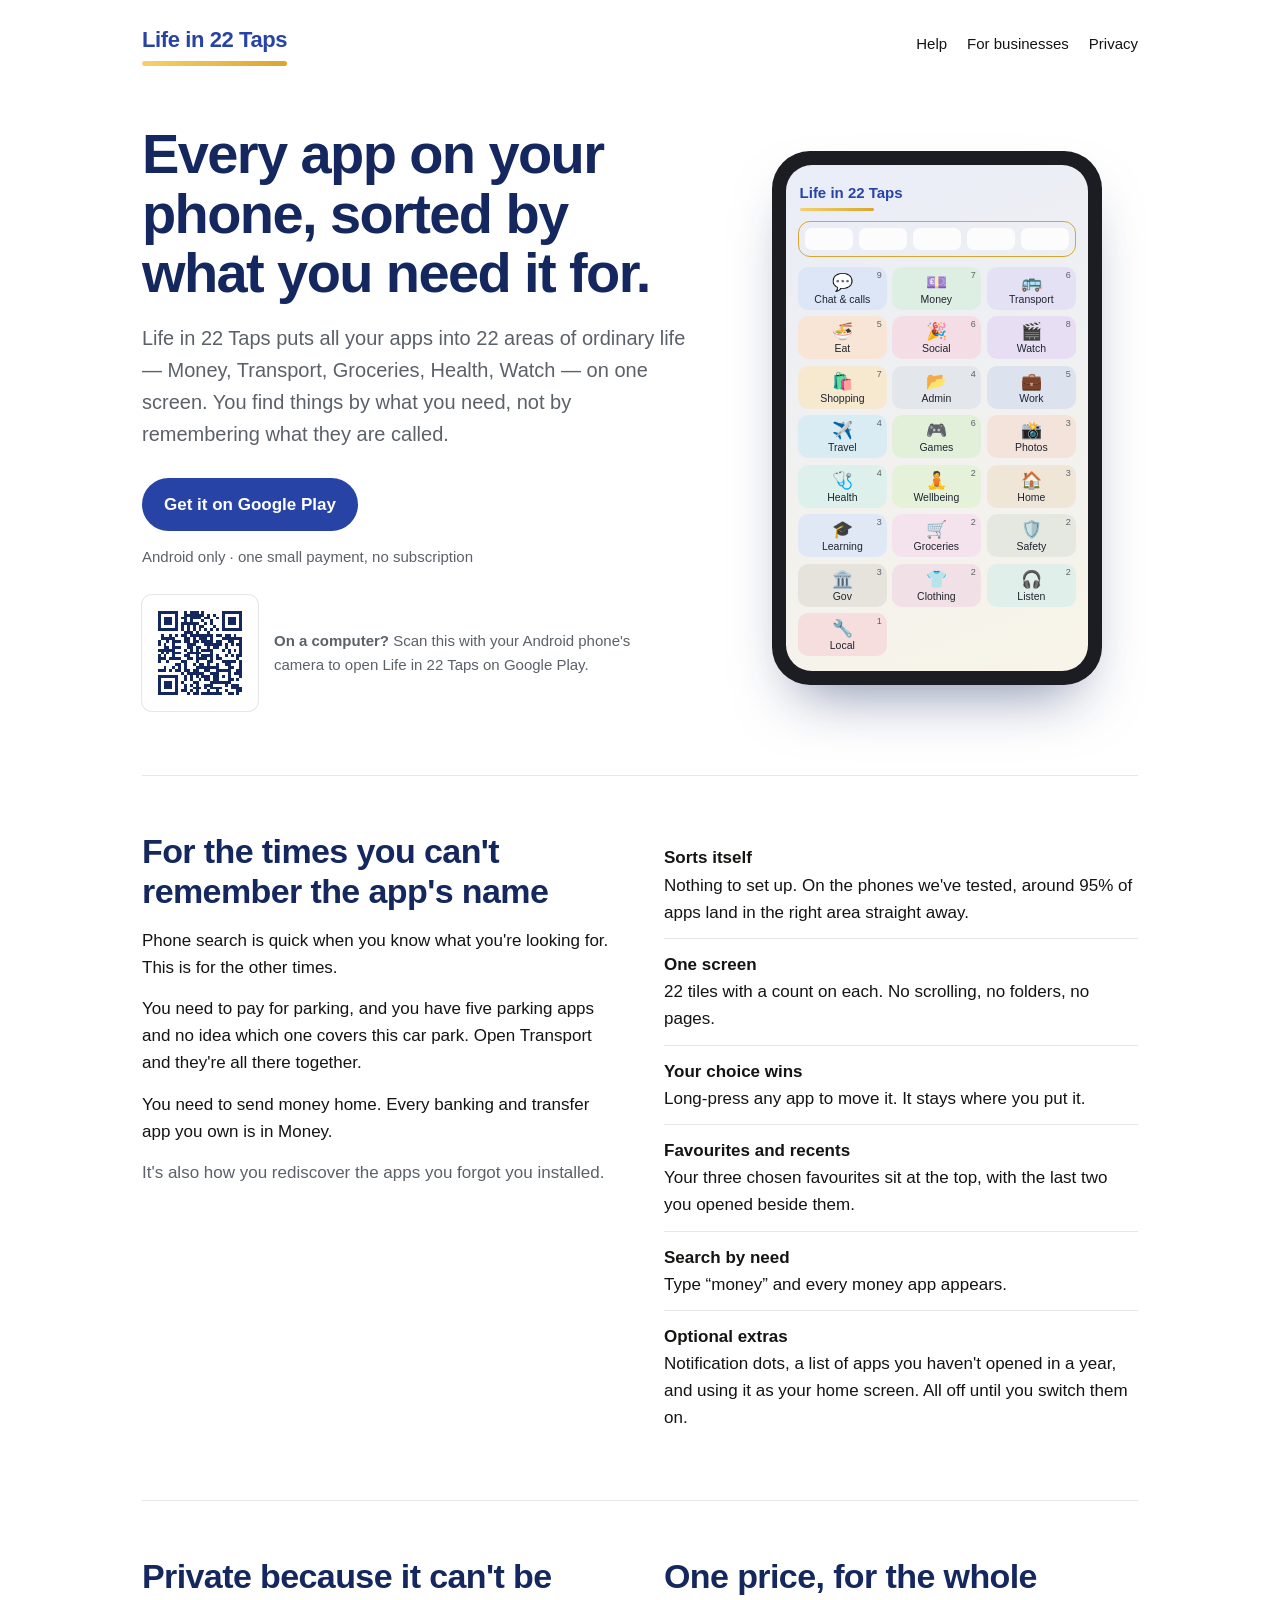
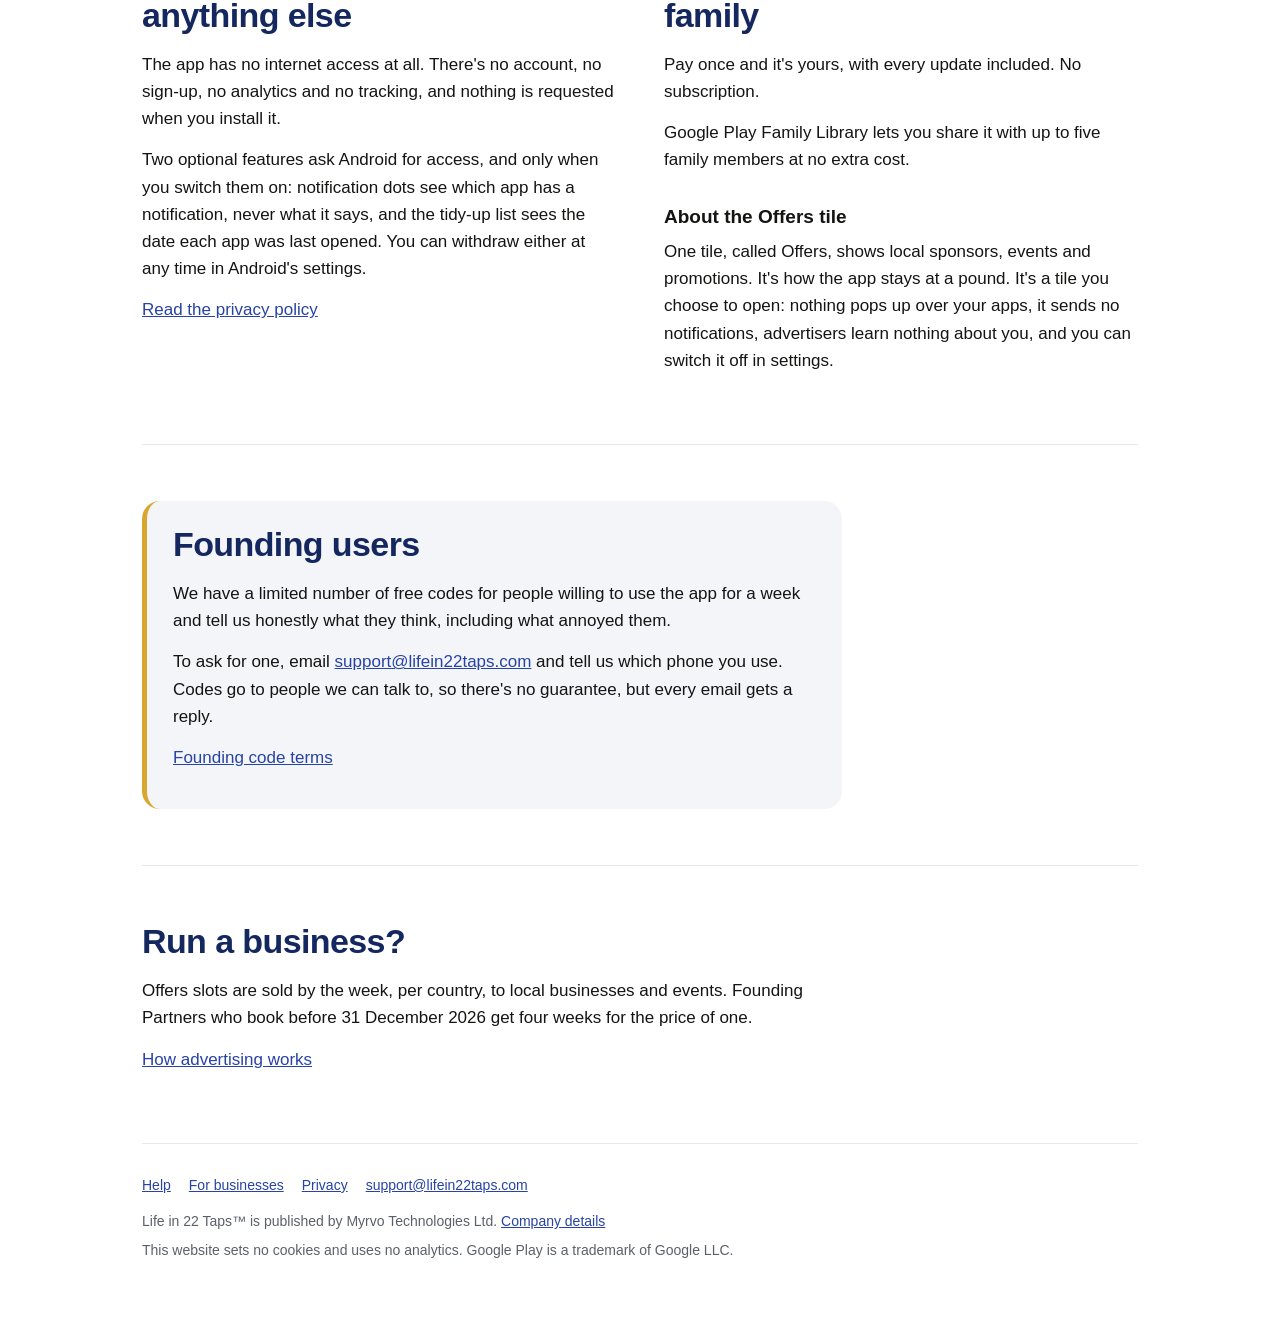
<file: index.html>
<!doctype html>
<html lang="en">
<head>
<meta charset="utf-8">
<meta name="viewport" content="width=device-width, initial-scale=1, viewport-fit=cover">
<title>Life in 22 Taps — every app on your phone, sorted by what you need it for</title>
<meta name="description" content="An Android app that sorts every app on your phone into 22 areas of ordinary life, on one screen. One payment, shared with your family. No account, no tracking.">
<link rel="canonical" href="https://lifein22taps.com/">
<meta property="og:type" content="website">
<meta property="og:site_name" content="Life in 22 Taps">
<meta property="og:title" content="Life in 22 Taps — every app on your phone, sorted by what you need it for">
<meta property="og:description" content="An Android app that sorts every app on your phone into 22 areas of ordinary life, on one screen. One payment, shared with your family. No account, no tracking.">
<meta property="og:url" content="https://lifein22taps.com/">
<meta property="og:image" content="https://lifein22taps.com/og.png">
<meta property="og:image:width" content="1200">
<meta property="og:image:height" content="630">
<meta property="og:locale" content="en_GB">
<meta name="twitter:card" content="summary_large_image">
<meta name="theme-color" content="#2743A6">
<script type="application/ld+json">
{
 "@context": "https://schema.org",
 "@graph": [
  {
   "@type": "Organization",
   "@id": "https://lifein22taps.com/#org",
   "name": "Myrvo Technologies Ltd",
   "url": "https://myrvo.tech",
   "email": "support@lifein22taps.com",
   "identifier": {
    "@type": "PropertyValue",
    "propertyID": "Companies House",
    "value": "17034685"
   }
  },
  {
   "@type": "WebSite",
   "@id": "https://lifein22taps.com/#site",
   "url": "https://lifein22taps.com/",
   "name": "Life in 22 Taps",
   "publisher": {
    "@id": "https://lifein22taps.com/#org"
   },
   "inLanguage": "en-GB"
  }
 ]
}
</script>
<link rel="icon" href="/favicon.svg" type="image/svg+xml">
<link rel="stylesheet" href="/styles.css">
</head>
<body>
<div class="wrap">
  <header class="top">
    <a class="brand" href="/">Life in 22 Taps</a>
    <nav aria-label="Main">
      <a href="/help/">Help</a>
      <a href="/advertise/">For businesses</a>
      <a href="/privacy/">Privacy</a>
    </nav>
  </header>

  <main>
    <div class="hero">
      <div>
        <h1>Every app on your phone, sorted by what you need it for.</h1>
        <p class="lede">Life in 22 Taps puts all your apps into 22 areas of ordinary life —
        Money, Transport, Groceries, Health, Watch — on one screen. You find things by what you
        need, not by remembering what they are called.</p>
        <div class="buy">
          <a class="pill" href="https://play.google.com/store/apps/details?id=com.lifetaps.app">Get it on Google Play</a>
          <span class="note">Android only · one small payment, no subscription</span>
        </div>
        <div class="qr" aria-label="Get it on your phone">
          <svg class="qr-code" role="img" aria-label="QR code that opens Life in 22 Taps on Google Play" xmlns="http://www.w3.org/2000/svg" viewBox="0 0 37 37" shape-rendering="crispEdges"><path fill="#fff" d="M0 0h37v37h-37z"/><path class="qrline" stroke="#14275e" d="M4 4.5h7m2 0h1m1 0h3m1 0h1m6 0h7m-29 1h1m5 0h1m2 0h7m1 0h1m1 0h1m2 0h1m5 0h1m-29 1h1m1 0h3m1 0h1m1 0h2m1 0h4m1 0h2m2 0h1m1 0h1m1 0h3m1 0h1m-29 1h1m1 0h3m1 0h1m2 0h1m1 0h1m3 0h1m2 0h1m3 0h1m1 0h3m1 0h1m-29 1h1m1 0h3m1 0h1m1 0h6m2 0h1m1 0h1m3 0h1m1 0h3m1 0h1m-29 1h1m5 0h1m1 0h1m1 0h1m1 0h1m1 0h2m3 0h1m2 0h1m5 0h1m-29 1h7m1 0h1m1 0h1m1 0h1m1 0h1m1 0h1m1 0h1m1 0h1m1 0h7m-20 1h3m1 0h1m3 0h1m-17 1h1m2 0h1m1 0h1m1 0h2m1 0h8m1 0h2m1 0h2m1 0h1m-26 1h5m3 0h2m1 0h1m1 0h3m1 0h1m3 0h7m-29 1h1m2 0h1m1 0h3m1 0h2m1 0h2m1 0h4m1 0h2m2 0h2m2 0h1m-29 1h1m1 0h1m2 0h1m4 0h3m3 0h6m1 0h1m1 0h1m1 0h2m-27 1h2m1 0h3m2 0h2m1 0h2m2 0h1m1 0h2m2 0h1m4 0h1m-29 1h6m3 0h1m1 0h1m1 0h1m1 0h4m3 0h1m1 0h1m1 0h1m1 0h1m-28 1h1m1 0h1m1 0h3m2 0h5m3 0h1m5 0h1m3 0h1m-29 1h1m1 0h1m2 0h1m3 0h2m2 0h1m1 0h4m1 0h1m2 0h1m1 0h1m1 0h2m-29 1h3m1 0h4m2 0h2m1 0h4m1 0h1m1 0h2m5 0h1m-28 1h1m2 0h1m4 0h2m3 0h1m3 0h2m3 0h5m1 0h1m-23 1h2m1 0h1m2 0h1m1 0h2m1 0h1m2 0h1m2 0h2m3 0h1m-27 1h1m2 0h1m1 0h1m1 0h1m3 0h8m3 0h2m2 0h1m-29 1h3m1 0h1m1 0h2m1 0h2m1 0h2m2 0h2m2 0h5m2 0h2m-21 1h1m1 0h6m2 0h3m3 0h1m1 0h3m-29 1h7m2 0h1m1 0h1m1 0h1m1 0h3m1 0h2m1 0h1m1 0h1m3 0h1m-29 1h1m5 0h1m2 0h1m1 0h1m2 0h1m1 0h2m1 0h2m3 0h2m1 0h1m-28 1h1m1 0h3m1 0h1m1 0h1m3 0h2m4 0h7m-25 1h1m1 0h3m1 0h1m2 0h1m1 0h1m1 0h1m2 0h3m4 0h1m1 0h3m-28 1h1m1 0h3m1 0h1m2 0h1m2 0h3m1 0h1m1 0h4m3 0h4m-29 1h1m5 0h1m1 0h2m1 0h1m1 0h1m3 0h1m2 0h1m2 0h1m3 0h2m-29 1h7m3 0h1m1 0h2m1 0h7m2 0h2m1 0h1"/></svg>
          <p><strong>On a computer?</strong> Scan this with your Android phone's camera to open
          Life in 22 Taps on Google Play.</p>
        </div>
      </div>
      <div class="phone" role="img" aria-label="Illustration of the app: 22 tiles on one screen, each with an emoji, a name and a count of apps">
        <div class="screen" aria-hidden="true">
          <p class="title">Life in 22 Taps</p>
          <div class="favs"><span></span><span></span><span></span><span></span><span></span></div>
          <div class="grid">
          <div class="t" style="background:#DCE6F7;--i:0"><i>9</i><b>💬</b>Chat & calls</div>
          <div class="t" style="background:#DDEFE3;--i:1"><i>7</i><b>💷</b>Money</div>
          <div class="t" style="background:#E4E1F5;--i:2"><i>6</i><b>🚌</b>Transport</div>
          <div class="t" style="background:#F8E5D6;--i:3"><i>5</i><b>🍜</b>Eat</div>
          <div class="t" style="background:#F5DDE6;--i:4"><i>6</i><b>🎉</b>Social</div>
          <div class="t" style="background:#E7DEF3;--i:5"><i>8</i><b>🎬</b>Watch</div>
          <div class="t" style="background:#F6E9CF;--i:6"><i>7</i><b>🛍️</b>Shopping</div>
          <div class="t" style="background:#E3E6EA;--i:7"><i>4</i><b>📂</b>Admin</div>
          <div class="t" style="background:#DCE3EE;--i:8"><i>5</i><b>💼</b>Work</div>
          <div class="t" style="background:#D9ECF3;--i:9"><i>4</i><b>✈️</b>Travel</div>
          <div class="t" style="background:#E2F0DA;--i:10"><i>6</i><b>🎮</b>Games</div>
          <div class="t" style="background:#F3E3DA;--i:11"><i>3</i><b>📸</b>Photos</div>
          <div class="t" style="background:#DDF0EC;--i:12"><i>4</i><b>🩺</b>Health</div>
          <div class="t" style="background:#E6F1D9;--i:13"><i>2</i><b>🧘</b>Wellbeing</div>
          <div class="t" style="background:#EFE6D8;--i:14"><i>3</i><b>🏠</b>Home</div>
          <div class="t" style="background:#E0E8F6;--i:15"><i>3</i><b>🎓</b>Learning</div>
          <div class="t" style="background:#F4E3EC;--i:16"><i>2</i><b>🛒</b>Groceries</div>
          <div class="t" style="background:#E4E8E1;--i:17"><i>2</i><b>🛡️</b>Safety</div>
          <div class="t" style="background:#E6E3DC;--i:18"><i>3</i><b>🏛️</b>Gov</div>
          <div class="t" style="background:#F1E0E6;--i:19"><i>2</i><b>👕</b>Clothing</div>
          <div class="t" style="background:#E1EFEA;--i:20"><i>2</i><b>🎧</b>Listen</div>
          <div class="t" style="background:#F6DEDE;--i:21"><i>1</i><b>🔧</b>Local</div>
          </div>
        </div>
      </div>
    </div>

    <section>
      <div class="split">
        <div>
          <h2>For the times you can't remember the app's name</h2>
          <p>Phone search is quick when you know what you're looking for. This is for the
          other times.</p>
          <p>You need to pay for parking, and you have five parking apps and no idea which one
          covers this car park. Open Transport and they're all there together.</p>
          <p>You need to send money home. Every banking and transfer app you own is in Money.</p>
          <p class="muted">It's also how you rediscover the apps you forgot you installed.</p>
        </div>
        <ul class="plain">
          <li><strong>Sorts itself</strong>Nothing to set up. On the phones we've tested, around
          95% of apps land in the right area straight away.</li>
          <li><strong>One screen</strong>22 tiles with a count on each. No scrolling, no folders,
          no pages.</li>
          <li><strong>Your choice wins</strong>Long-press any app to move it. It stays where you
          put it.</li>
          <li><strong>Favourites and recents</strong>Your three chosen favourites sit at the top,
          with the last two you opened beside them.</li>
          <li><strong>Search by need</strong>Type “money” and every money app appears.</li>
          <li><strong>Optional extras</strong>Notification dots, a list of apps you haven't opened
          in a year, and using it as your home screen. All off until you switch them on.</li>
        </ul>
      </div>
    </section>

    <section>
      <div class="split">
        <div>
          <h2>Private because it can't be anything else</h2>
          <p>The app has no internet access at all. There's no account, no sign-up, no
          analytics and no tracking, and nothing is requested when you install it.</p>
          <p>Two optional features ask Android for access, and only when you switch them on:
          notification dots see which app has a notification, never what it says, and the
          tidy-up list sees the date each app was last opened. You can withdraw either at any
          time in Android's settings.</p>
          <p><a href="/privacy/">Read the privacy policy</a></p>
        </div>
        <div>
          <h2>One price, for the whole family</h2>
          <p>Pay once and it's yours, with every update included. No subscription.</p>
          <p>Google Play Family Library lets you share it with up to five family members at no
          extra cost.</p>
          <h3>About the Offers tile</h3>
          <p>One tile, called Offers, shows local sponsors, events and promotions. It's how the
          app stays at a pound. It's a tile you choose to open: nothing pops up over your apps,
          it sends no notifications, advertisers learn nothing about you, and you can switch it
          off in settings.</p>
        </div>
      </div>
    </section>

    <section id="founding">
      <div class="box gold narrow">
        <h2>Founding users</h2>
        <p>We have a limited number of free codes for people willing to use the app for a week
        and tell us honestly what they think, including what annoyed them.</p>
        <p>To ask for one, email <a href="mailto:support@lifein22taps.com?subject=Founding%20code">support@lifein22taps.com</a>
        and tell us which phone you use. Codes go to people we can talk to, so there's no
        guarantee, but every email gets a reply.</p>
        <p><a href="/help/#codes">Founding code terms</a></p>
      </div>
    </section>

    <section>
      <div class="narrow">
        <h2>Run a business?</h2>
        <p>Offers slots are sold by the week, per country, to local businesses and events.
        Founding Partners who book before 31 December 2026 get four weeks for the price of
        one.</p>
        <p><a href="/advertise/">How advertising works</a></p>
      </div>
    </section>
  </main>

  <footer>
    <nav aria-label="Footer">
      <a href="/help/">Help</a><a href="/advertise/">For businesses</a><a href="/privacy/">Privacy</a>
      <a href="mailto:support@lifein22taps.com">support@lifein22taps.com</a>
    </nav>
    <p>Life in 22 Taps™ is published by Myrvo Technologies Ltd.
    <a href="/help/#company">Company details</a></p>
    <p>This website sets no cookies and uses no analytics. Google Play is a trademark of Google LLC.</p>
  </footer>
</div>
</body>
</html>
</file>
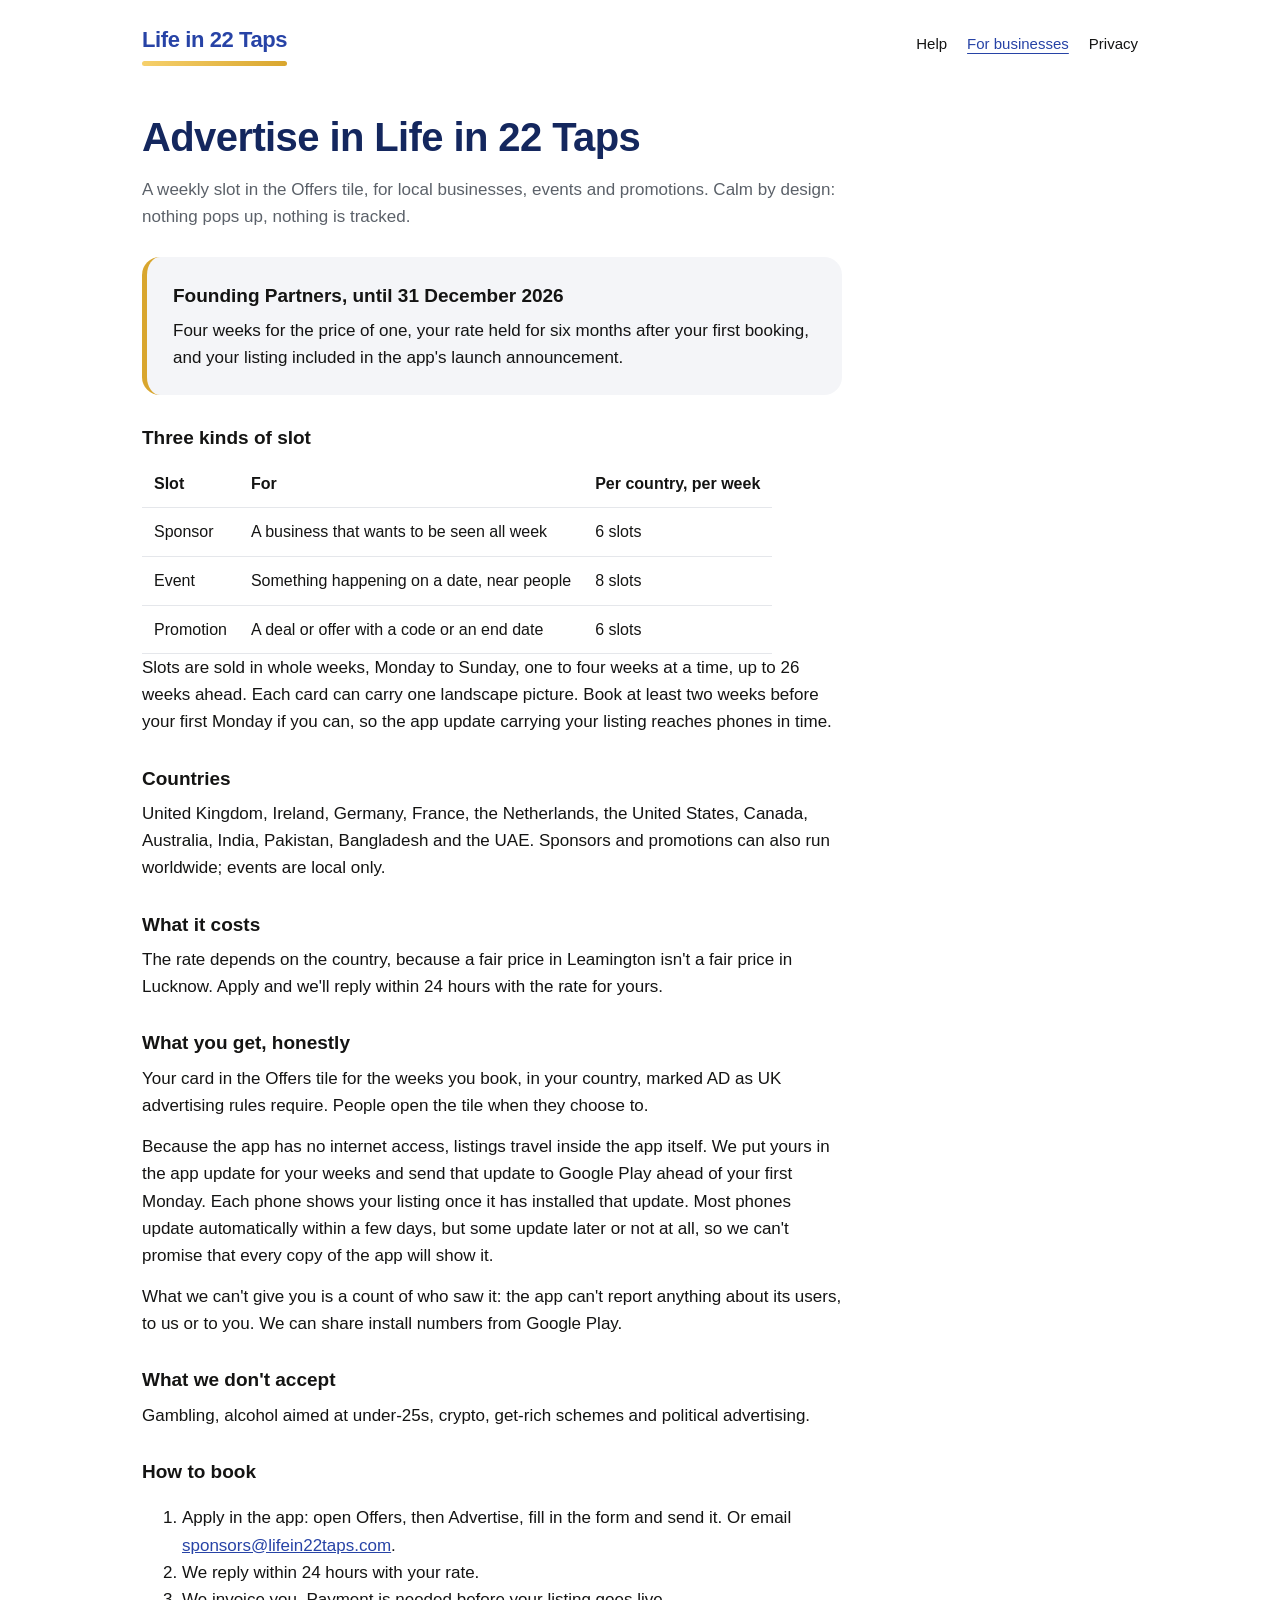
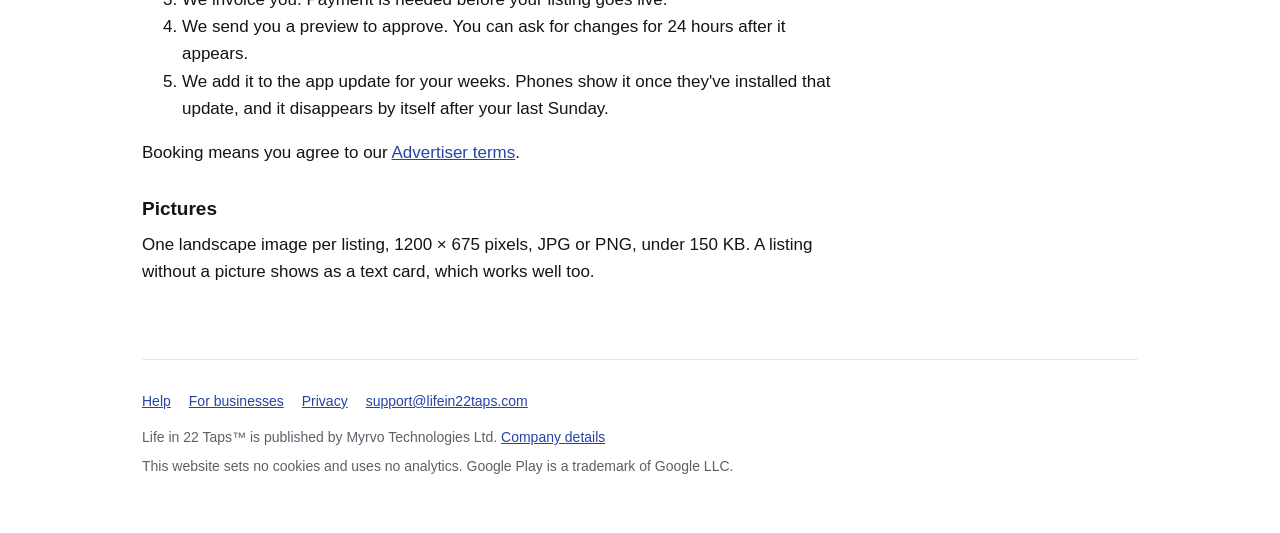
<file: advertise/index.html>
<!doctype html>
<html lang="en">
<head>
<meta charset="utf-8">
<meta name="viewport" content="width=device-width, initial-scale=1, viewport-fit=cover">
<title>Advertise — Life in 22 Taps</title>
<meta name="description" content="Weekly Sponsor, Event and Promotion slots in the Life in 22 Taps Offers tile.">
<link rel="canonical" href="https://lifein22taps.com/advertise/">
<meta property="og:type" content="website">
<meta property="og:site_name" content="Life in 22 Taps">
<meta property="og:title" content="Advertise — Life in 22 Taps">
<meta property="og:description" content="Weekly Sponsor, Event and Promotion slots in the Life in 22 Taps Offers tile.">
<meta property="og:url" content="https://lifein22taps.com/advertise/">
<meta property="og:image" content="https://lifein22taps.com/og.png">
<meta property="og:image:width" content="1200">
<meta property="og:image:height" content="630">
<meta property="og:locale" content="en_GB">
<meta name="twitter:card" content="summary_large_image">
<meta name="theme-color" content="#2743A6">
<link rel="icon" href="/favicon.svg" type="image/svg+xml">
<link rel="stylesheet" href="/styles.css">
</head>
<body>
<div class="wrap">
  <header class="top">
    <a class="brand" href="/">Life in 22 Taps</a>
    <nav aria-label="Main">
      <a href="/help/">Help</a>
      <a href="/advertise/" aria-current="page">For businesses</a>
      <a href="/privacy/">Privacy</a>
    </nav>
  </header>
  <main class="narrow" style="padding:30px 0 60px">
    <h1 style="font-size:40px;line-height:1.15;letter-spacing:-.6px;margin:0 0 16px;color:var(--blue-deep)">Advertise in Life in 22 Taps</h1>
    <p class="lede muted">A weekly slot in the Offers tile, for local businesses, events and
    promotions. Calm by design: nothing pops up, nothing is tracked.</p>

    <div class="box gold" style="margin:26px 0">
      <h3 style="margin-top:0">Founding Partners, until 31 December 2026</h3>
      <p style="margin:0">Four weeks for the price of one, your rate held for six months after
      your first booking, and your listing included in the app's launch announcement.</p>
    </div>

    <h3>Three kinds of slot</h3>
    <table>
      <tr><th>Slot</th><th>For</th><th>Per country, per week</th></tr>
      <tr><td>Sponsor</td><td>A business that wants to be seen all week</td><td>6 slots</td></tr>
      <tr><td>Event</td><td>Something happening on a date, near people</td><td>8 slots</td></tr>
      <tr><td>Promotion</td><td>A deal or offer with a code or an end date</td><td>6 slots</td></tr>
    </table>
    <p>Slots are sold in whole weeks, Monday to Sunday, one to four weeks at a time, up to 26
    weeks ahead. Each card can carry one landscape picture. Book at least two weeks before your
    first Monday if you can, so the app update carrying your listing reaches phones in time.</p>

    <h3>Countries</h3>
    <p>United Kingdom, Ireland, Germany, France, the Netherlands, the United States, Canada,
    Australia, India, Pakistan, Bangladesh and the UAE. Sponsors and promotions can also run
    worldwide; events are local only.</p>

    <h3>What it costs</h3>
    <p>The rate depends on the country, because a fair price in Leamington isn't a fair price
    in Lucknow. Apply and we'll reply within 24 hours with the rate for yours.</p>

    <h3>What you get, honestly</h3>
    <p>Your card in the Offers tile for the weeks you book, in your country, marked AD as UK
    advertising rules require. People open the tile when they choose to.</p>
    <p>Because the app has no internet access, listings travel inside the app itself. We put
    yours in the app update for your weeks and send that update to Google Play ahead of your first
    Monday. Each phone shows your listing once it has installed that update. Most phones update
    automatically within a few days, but some update later or not at all, so we can't promise that
    every copy of the app will show it.</p>
    <p>What we can't give you is a count of who saw it: the app can't report anything about its
    users, to us or to you. We can share install numbers from Google Play.</p>

    <h3>What we don't accept</h3>
    <p>Gambling, alcohol aimed at under-25s, crypto, get-rich schemes and political
    advertising.</p>

    <h3>How to book</h3>
    <ol>
      <li>Apply in the app: open Offers, then Advertise, fill in the form and send it. Or email
      <a href="mailto:sponsors@lifein22taps.com">sponsors@lifein22taps.com</a>.</li>
      <li>We reply within 24 hours with your rate.</li>
      <li>We invoice you. Payment is needed before your listing goes live.</li>
      <li>We send you a preview to approve. You can ask for changes for 24 hours after it
      appears.</li>
      <li>We add it to the app update for your weeks. Phones show it once they've installed that
      update, and it disappears by itself after your last Sunday.</li>
    </ol>
    <p>Booking means you agree to our <a href="/advertise/terms/">Advertiser terms</a>.</p>

    <h3>Pictures</h3>
    <p>One landscape image per listing, 1200 × 675 pixels, JPG or PNG, under 150 KB. A listing
    without a picture shows as a text card, which works well too.</p>

  </main>
  <footer>
    <nav aria-label="Footer">
      <a href="/help/">Help</a><a href="/advertise/">For businesses</a><a href="/privacy/">Privacy</a>
      <a href="mailto:support@lifein22taps.com">support@lifein22taps.com</a>
    </nav>
    <p>Life in 22 Taps™ is published by Myrvo Technologies Ltd.
    <a href="/help/#company">Company details</a></p>
    <p>This website sets no cookies and uses no analytics. Google Play is a trademark of Google LLC.</p>
  </footer>
</div>
</body>
</html>
</file>
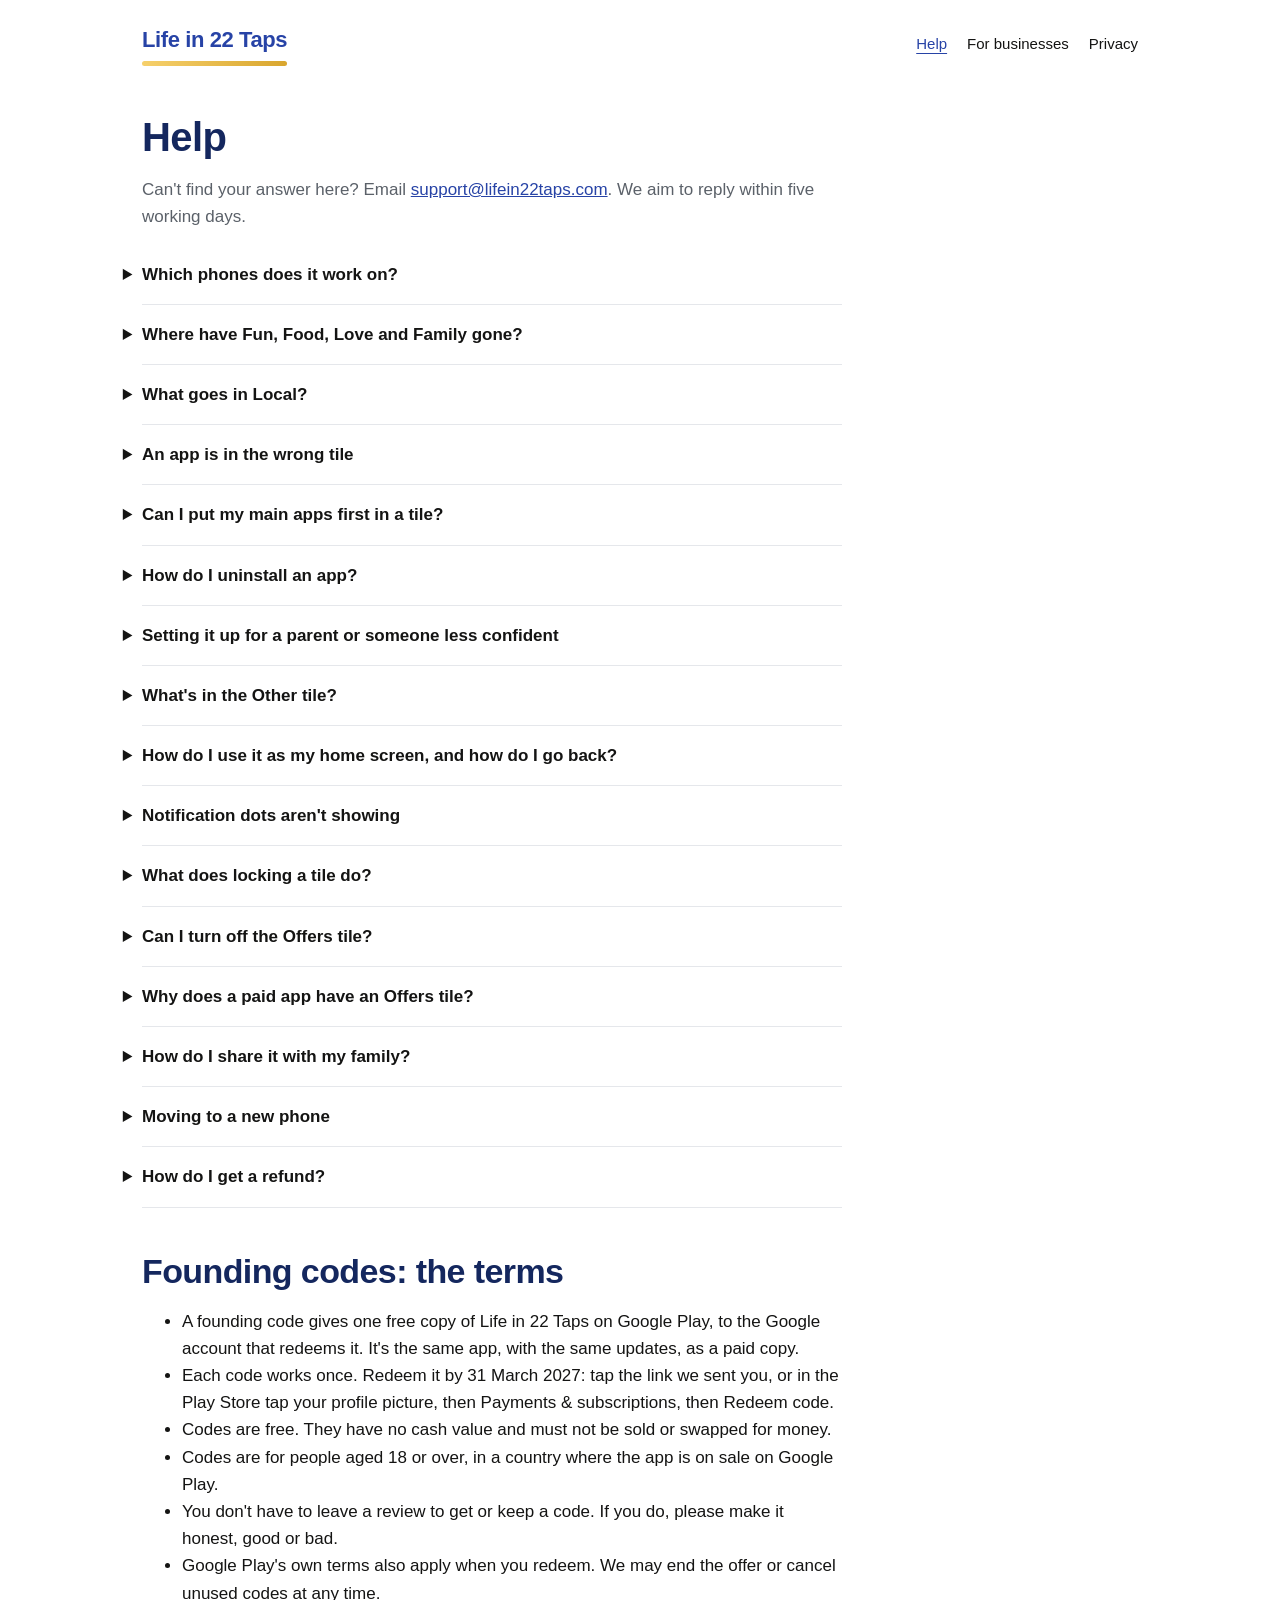
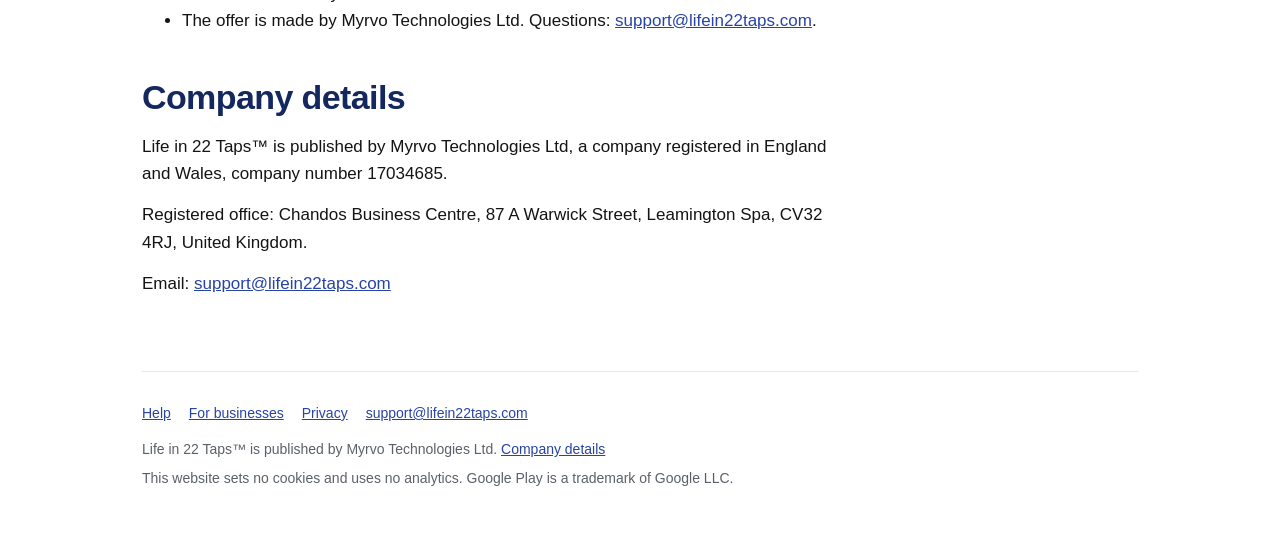
<file: help/index.html>
<!doctype html>
<html lang="en">
<head>
<meta charset="utf-8">
<meta name="viewport" content="width=device-width, initial-scale=1, viewport-fit=cover">
<title>Help — Life in 22 Taps</title>
<meta name="description" content="How Life in 22 Taps sorts your apps, how to move one, home-screen mode, notification dots, backups and privacy.">
<link rel="canonical" href="https://lifein22taps.com/help/">
<meta property="og:type" content="website">
<meta property="og:site_name" content="Life in 22 Taps">
<meta property="og:title" content="Help — Life in 22 Taps">
<meta property="og:description" content="How Life in 22 Taps sorts your apps, how to move one, home-screen mode, notification dots, backups and privacy.">
<meta property="og:url" content="https://lifein22taps.com/help/">
<meta property="og:image" content="https://lifein22taps.com/og.png">
<meta property="og:image:width" content="1200">
<meta property="og:image:height" content="630">
<meta property="og:locale" content="en_GB">
<meta name="twitter:card" content="summary_large_image">
<meta name="theme-color" content="#2743A6">
<link rel="icon" href="/favicon.svg" type="image/svg+xml">
<link rel="stylesheet" href="/styles.css">
</head>
<body>
<div class="wrap">
  <header class="top">
    <a class="brand" href="/">Life in 22 Taps</a>
    <nav aria-label="Main">
      <a href="/help/" aria-current="page">Help</a>
      <a href="/advertise/">For businesses</a>
      <a href="/privacy/">Privacy</a>
    </nav>
  </header>
  <main class="narrow" style="padding:30px 0 60px">
    <h1 style="font-size:40px;line-height:1.15;letter-spacing:-.6px;margin:0 0 16px;color:var(--blue-deep)">Help</h1>
    <p class="lede muted">Can't find your answer here? Email
    <a href="mailto:support@lifein22taps.com">support@lifein22taps.com</a>. We aim to reply
    within five working days.</p>

    <details><summary>Which phones does it work on?</summary>
    <p>Android phones running Android 8.0 or newer. There's no iPhone version, because Apple
    doesn't allow an app to list and open other apps.</p></details>

    <details><summary>Where have Fun, Food, Love and Family gone?</summary>
    <p>Version 1.1 tidied the tiles. Fun is now two tiles: Watch (TV, films, video, sport) and
    Listen (music, radio, podcasts, audiobooks). Food is now Eat (takeaways, restaurants, recipes)
    and Groceries (the weekly shop). Fitness has joined Wellbeing, which also holds meditation,
    prayer and festival calendars. Dating apps are in Social, cards and gifts in Shopping. Baby and
    pregnancy apps are in Health, school apps in Learning, family finders in Safety. Local is new.
    Apps you had moved by hand moved with them, and nothing you had locked was unlocked.</p></details>

    <details><summary>What goes in Local?</summary>
    <p>Services near you: tradespeople, cleaners, babysitters, pet sitters, and apps like Urban
    Company or Justdial. If you have none, the tile stays empty and sits at the end of the grid.</p></details>

    <details><summary>An app is in the wrong tile</summary>
    <p>Long-press it and choose the tile it belongs in. Your choice sticks and beats our
    sorting from then on. Roughly one app in twenty needs a nudge, and more on phones full of
    apps we haven't seen before.</p>
    <p>You can help: in settings, open Tools, backup &amp; support and tap “Email the list to
    us”. It sends app names, package names and the tile each one landed in. No contacts or
    messages, but it does show which apps you have, so glance through it before you send.
    It's how apps we have never seen get sorted correctly for everyone.</p></details>

    <details><summary>Can I put my main apps first in a tile?</summary>
    <p>Yes, up to five in each tile. Hold your finger on an app and tap 📌 Top of tile. To
    change their order, tap ↕ Change order, then use the arrows or drag ≡, and tap ✓ Done.
    Everything else in the tile stays A to Z. Your three favourites (tap the star ☆) sit in the
    gold row on the main screen and can be reordered the same way from All.</p></details>

    <details><summary>How do I uninstall an app?</summary>
    <p>Hold your finger on it and tap 🗑️ Uninstall. Android asks you to confirm first, so
    nothing goes by accident; Life in 22 Taps never removes anything by itself. Apps that came
    with the phone, and second copies such as a Dual Messenger WhatsApp, use ℹ️ App info
    instead.</p></details>

    <details><summary>Setting it up for a parent or someone less confident</summary>
    <p>Do it together once: star their three most-used apps, put their everyday apps at the top
    of each tile with 📌, and make it their home screen. After that nothing moves unless they
    move it.</p></details>

    <details><summary>What's in the Other tile?</summary>
    <p>Apps we couldn't place confidently. They go to Other rather than disappearing. Move them
    wherever you like.</p></details>

    <details><summary>How do I use it as my home screen, and how do I go back?</summary>
    <p>Tap the little house at the top of the app. Your wallpaper shows through the tiles, and
    you can choose how much in settings. To go back, press the house again, or pick your usual
    home screen in Android's settings under default apps.</p></details>

    <details><summary>Notification dots aren't showing</summary>
    <p>Dots are off until you switch them on in settings, and Android then asks you to grant
    Notification access. Settings shows a status line that says whether the dots are running.
    If it says Android hasn't started them, switch Notification access off and on again in
    Android's settings; Android sometimes drops this after an update.</p></details>

    <details><summary>What does locking a tile do?</summary>
    <p>It hides that tile's apps inside Life in 22 Taps behind a Parent PIN, separate from your
    phone's own PIN. It doesn't stop anyone opening those apps from the normal home screen or
    app drawer, so it's for tidying, not supervision. For supervising a child's phone, use
    Google Family Link.</p>
    <p>To lock a tile, long-press it and tap Lock; the first time, you create the Parent PIN. To
    unlock it, long-press it again and enter the PIN. To stop using a PIN altogether, go to
    settings, Tools, backup &amp; support, then Remove Parent PIN.</p>
    <p>Forgotten the Parent PIN? Tap <strong>Forgot PIN?</strong> in the PIN box and confirm with
    your phone's own screen lock (fingerprint, face, PIN or pattern), then choose a new one. Your
    locked tiles stay locked. Anyone who knows the phone's screen lock can do this too, so if your
    child knows it, change the phone's lock. (Version 1.5 and later.)</p></details>

    <details><summary>Can I turn off the Offers tile?</summary>
    <p>Yes. Switch it off in settings and it disappears from the grid. Offers never appear over
    other apps and never send notifications.</p></details>

    <details><summary>Why does a paid app have an Offers tile?</summary>
    <p>So it can stay at about a pound, once, with no subscription. The tile is labelled, every
    paid card inside it is marked AD, and advertisers get no information about you. The app
    can't send any: it has no internet access.</p></details>

    <details><summary>How do I share it with my family?</summary>
    <p>Through Google Play Family Library. If you're in a Google family group with Family
    Library switched on, up to five family members can install it from their own Play Store at
    no extra cost.</p></details>

    <details><summary>Moving to a new phone</summary>
    <p>In settings, back up to a file and save it somewhere you can reach from the new phone,
    such as your cloud storage. Install the app on the new phone and restore from that file.
    The Parent PIN is deliberately not copied into the backup; if you restored locked tiles,
    create a fresh Parent PIN when you first open or manage one.</p></details>

    <details><summary>How do I get a refund?</summary>
    <p>Refunds are handled by Google Play, not by us, because we never see your payment. Open
    your order history in the Play Store, or search Google Play Help for “refund”.</p></details>


    <h2 id="codes" style="margin-top:44px">Founding codes: the terms</h2>
    <ul>
      <li>A founding code gives one free copy of Life in 22 Taps on Google Play, to the Google
      account that redeems it. It's the same app, with the same updates, as a paid copy.</li>
      <li>Each code works once. Redeem it by 31 March 2027: tap the link we sent you, or in the
      Play Store tap your profile picture, then Payments &amp; subscriptions, then Redeem code.</li>
      <li>Codes are free. They have no cash value and must not be sold or swapped for money.</li>
      <li>Codes are for people aged 18 or over, in a country where the app is on sale on
      Google Play.</li>
      <li>You don't have to leave a review to get or keep a code. If you do, please make it
      honest, good or bad.</li>
      <li>Google Play's own terms also apply when you redeem. We may end the offer or cancel
      unused codes at any time.</li>
      <li>The offer is made by Myrvo Technologies Ltd. Questions: <a href="mailto:support@lifein22taps.com">support@lifein22taps.com</a>.</li>
    </ul>

    <h2 id="company" style="margin-top:44px">Company details</h2>
    <p>Life in 22 Taps™ is published by Myrvo Technologies Ltd, a company registered in England
    and Wales, company number 17034685.</p>
    <p>Registered office: Chandos Business Centre, 87 A Warwick Street, Leamington Spa, CV32 4RJ,
    United Kingdom.</p>
    <p>Email: <a href="mailto:support@lifein22taps.com">support@lifein22taps.com</a></p>

  </main>
  <footer>
    <nav aria-label="Footer">
      <a href="/help/">Help</a><a href="/advertise/">For businesses</a><a href="/privacy/">Privacy</a>
      <a href="mailto:support@lifein22taps.com">support@lifein22taps.com</a>
    </nav>
    <p>Life in 22 Taps™ is published by Myrvo Technologies Ltd.
    <a href="/help/#company">Company details</a></p>
    <p>This website sets no cookies and uses no analytics. Google Play is a trademark of Google LLC.</p>
  </footer>
</div>
</body>
</html>
</file>
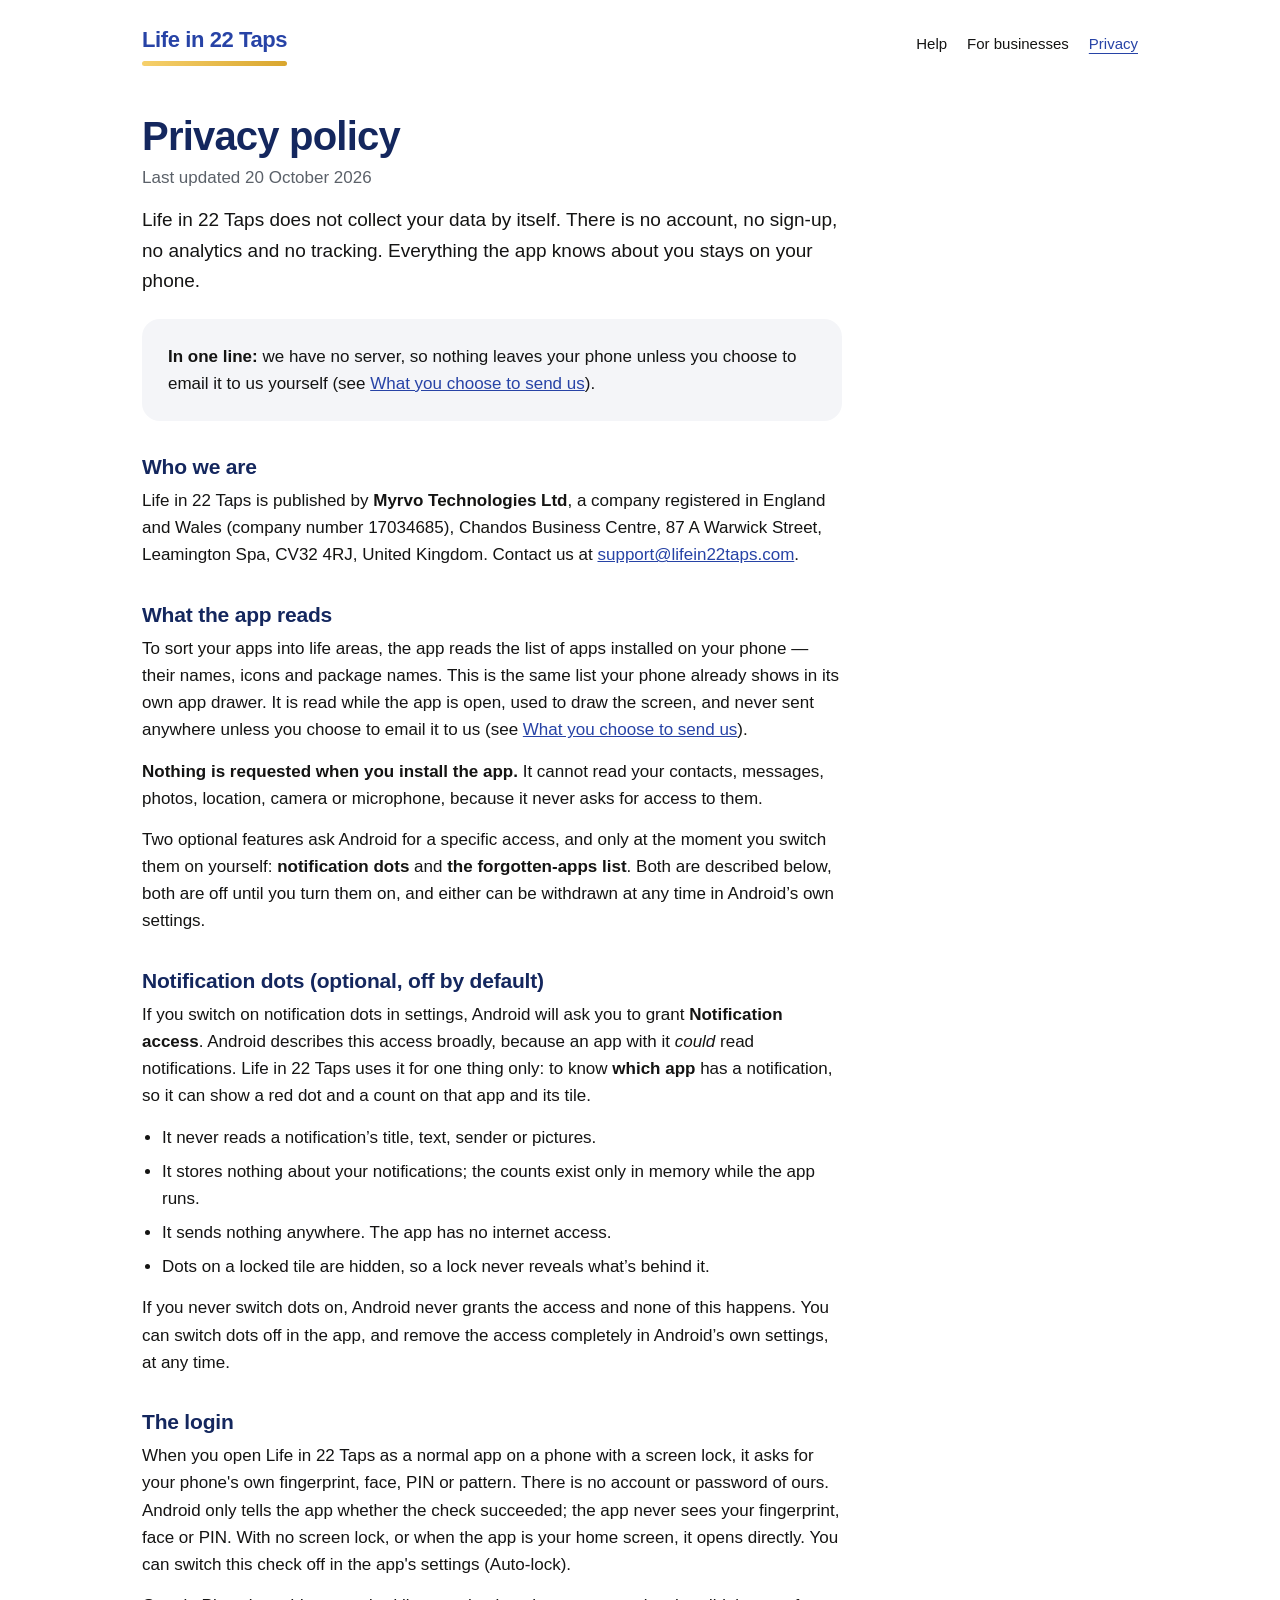
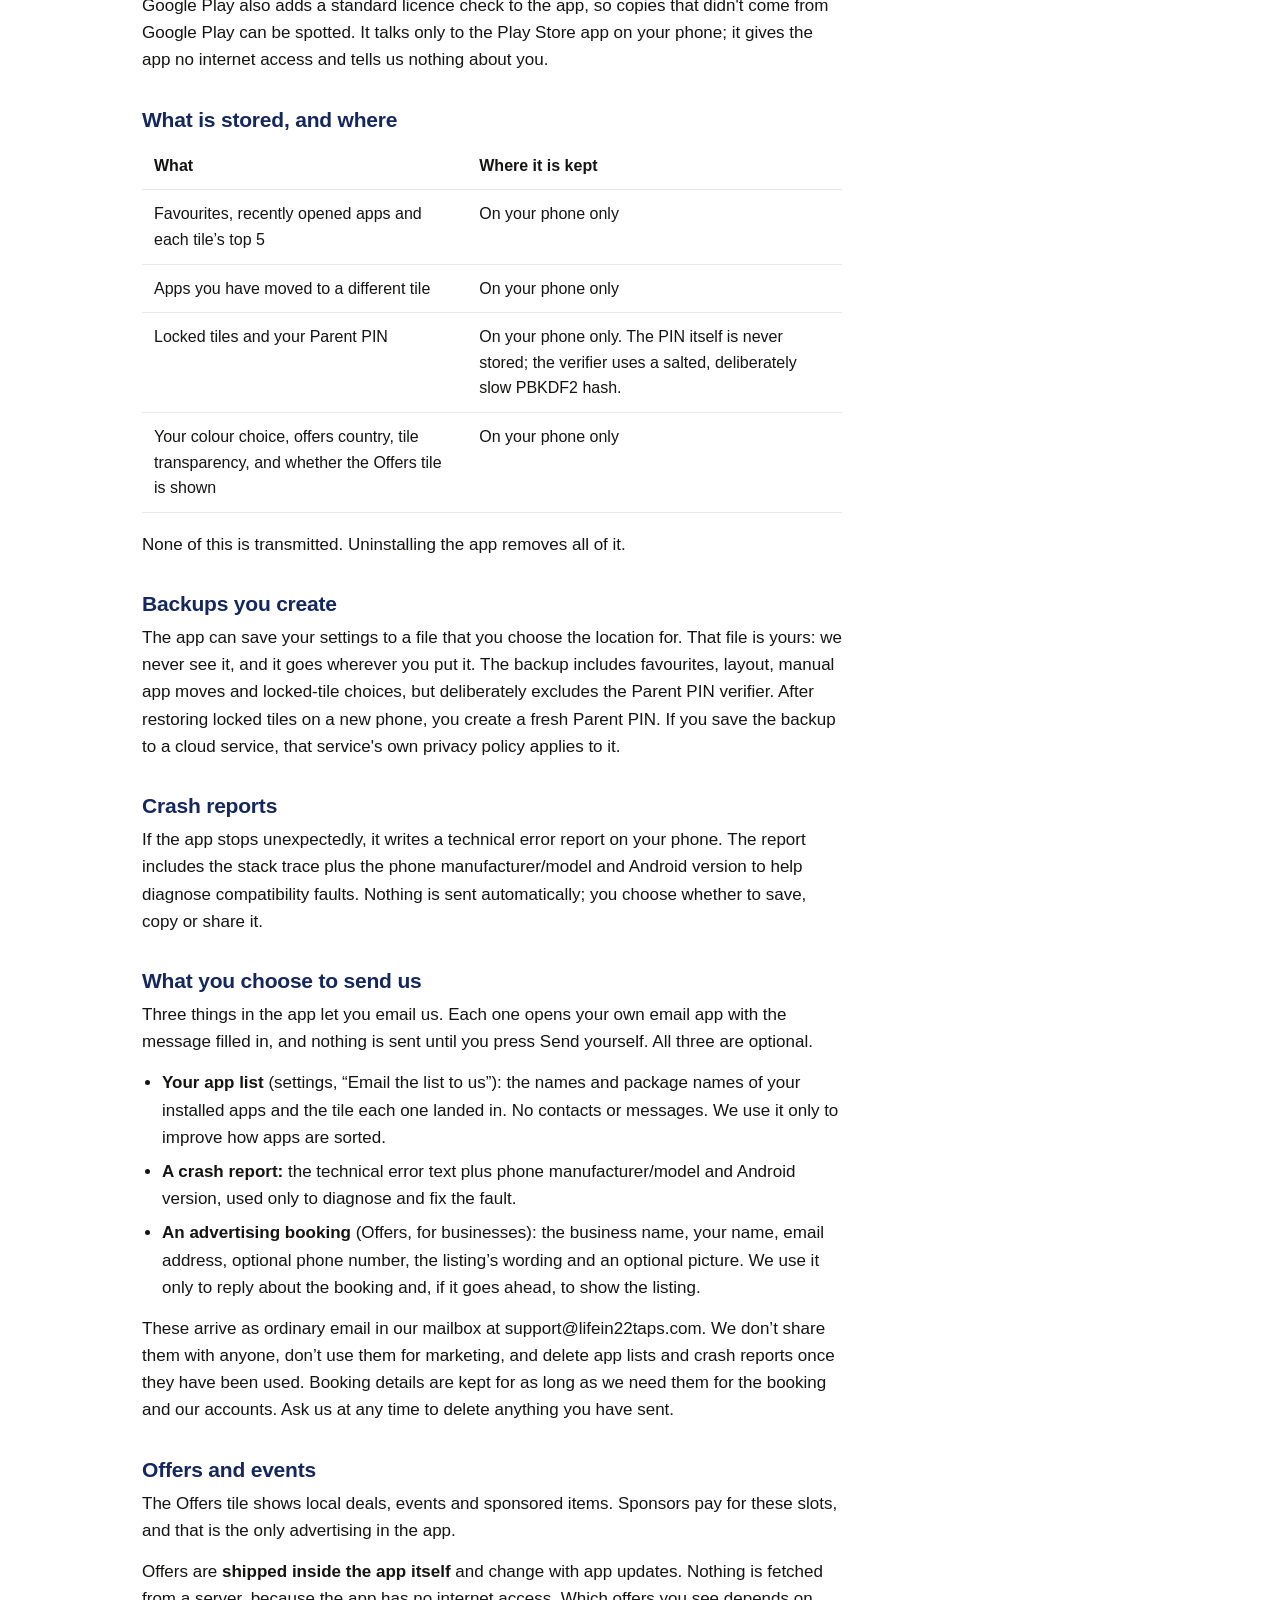
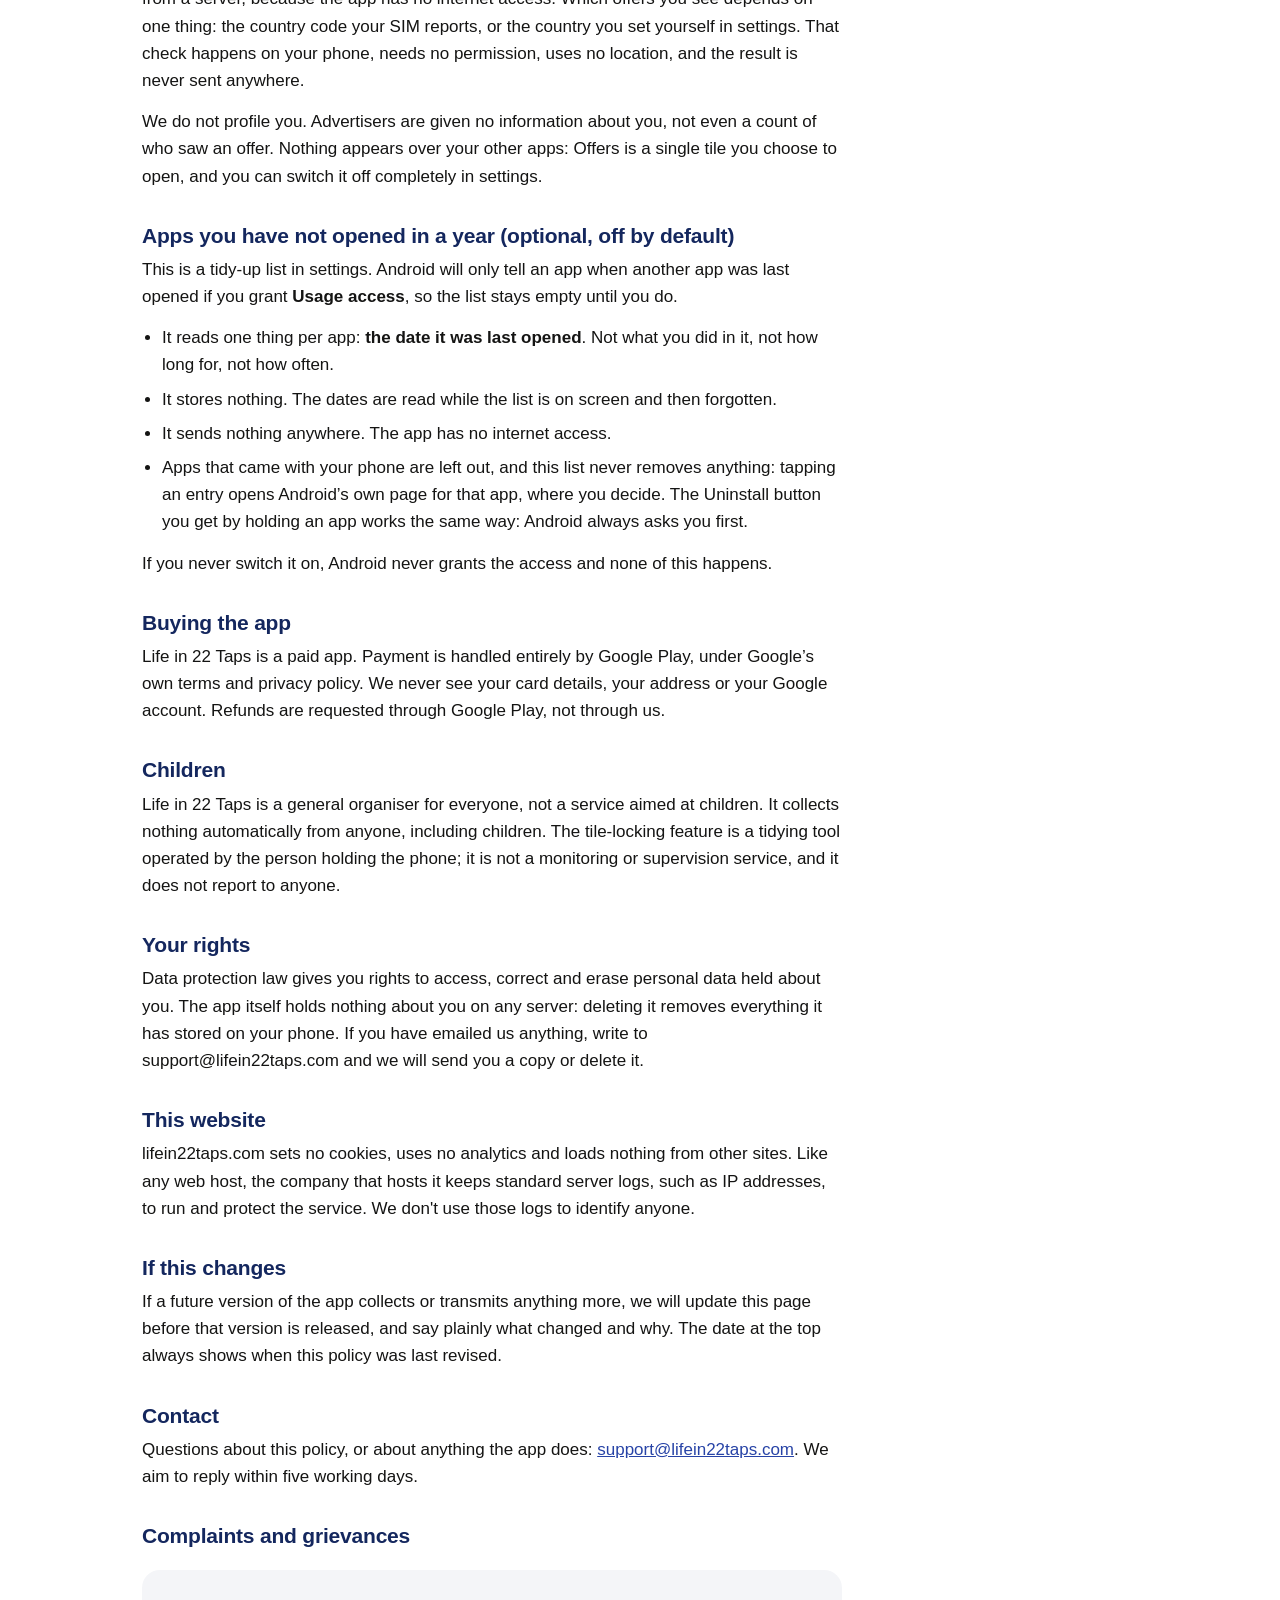
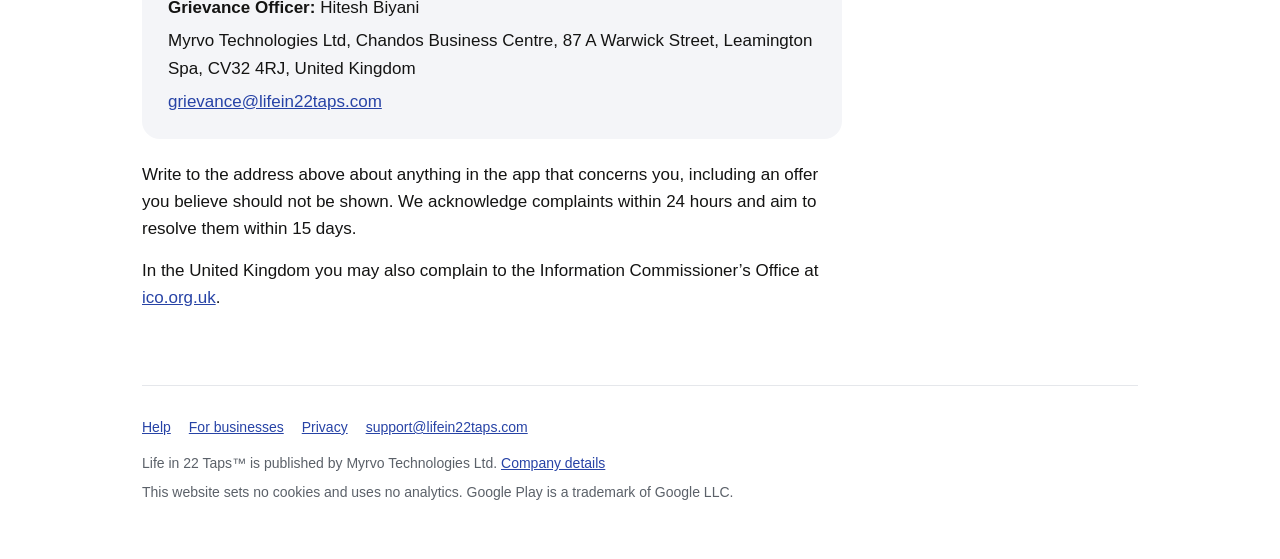
<file: privacy/index.html>
<!doctype html>
<html lang="en">
<head>
<meta charset="utf-8">
<meta name="viewport" content="width=device-width, initial-scale=1, viewport-fit=cover">
<title>Privacy policy — Life in 22 Taps</title>
<meta name="description" content="Life in 22 Taps collects nothing by itself. What the app reads, what it stores on your phone, and who to contact.">
<link rel="canonical" href="https://lifein22taps.com/privacy/">
<meta property="og:type" content="website">
<meta property="og:site_name" content="Life in 22 Taps">
<meta property="og:title" content="Privacy policy — Life in 22 Taps">
<meta property="og:description" content="Life in 22 Taps collects nothing by itself. What the app reads, what it stores on your phone, and who to contact.">
<meta property="og:url" content="https://lifein22taps.com/privacy/">
<meta property="og:image" content="https://lifein22taps.com/og.png">
<meta property="og:image:width" content="1200">
<meta property="og:image:height" content="630">
<meta property="og:locale" content="en_GB">
<meta name="twitter:card" content="summary_large_image">
<meta name="theme-color" content="#2743A6">
<link rel="icon" href="/favicon.svg" type="image/svg+xml">
<link rel="stylesheet" href="/styles.css">
<style>
  /* A policy has many headings: keep them smaller than the site's section titles. */
  .policy h2{font-size:21px;letter-spacing:-.2px;margin:34px 0 8px}
  .policy .lede{font-size:19px}
  .policy .box{margin:22px 0}
  .policy ul{margin:0 0 14px;padding-left:20px}
  .policy li{margin-bottom:7px}
  .policy table{margin:10px 0 18px}
</style>
</head>
<body>
<div class="wrap">
  <header class="top">
    <a class="brand" href="/">Life in 22 Taps</a>
    <nav aria-label="Main">
      <a href="/help/">Help</a>
      <a href="/advertise/">For businesses</a>
      <a href="/privacy/" aria-current="page">Privacy</a>
    </nav>
  </header>
  <main class="narrow policy" style="padding:30px 0 60px">
    <h1 style="font-size:40px;line-height:1.1;letter-spacing:-.8px;margin:0 0 6px;color:var(--blue-deep)">Privacy policy</h1>
    <p class="muted">Last updated 20 October 2026</p>

  <p class="lede">Life in 22 Taps does not collect your data by itself. There is no account, no
  sign-up, no analytics and no tracking. Everything the app knows about you stays on your phone.</p>

  <div class="box">
    <p style="margin:0"><strong>In one line:</strong> we have no server, so nothing leaves your phone
    unless you choose to email it to us yourself (see <a href="#email">What you choose to send us</a>).</p>
  </div>

  <h2>Who we are</h2>
  <p>Life in 22 Taps is published by <strong>Myrvo Technologies Ltd</strong>, a company registered
  in England and Wales (company number 17034685), Chandos Business Centre, 87 A Warwick Street,
  Leamington Spa, CV32 4RJ, United Kingdom. Contact us at
  <a href="mailto:support@lifein22taps.com">support@lifein22taps.com</a>.</p>

  <h2>What the app reads</h2>
  <p>To sort your apps into life areas, the app reads the list of apps installed on your phone —
  their names, icons and package names. This is the same list your phone already shows in its own
  app drawer. It is read while the app is open, used to draw the screen, and never sent anywhere
  unless you choose to email it to us (see <a href="#email">What you choose to send us</a>).</p>
  <p><strong>Nothing is requested when you install the app.</strong> It cannot read your contacts,
  messages, photos, location, camera or microphone, because it never asks for access to them.</p>
  <p>Two optional features ask Android for a specific access, and only at the moment you switch
  them on yourself: <strong>notification dots</strong> and <strong>the forgotten-apps list</strong>.
  Both are described below, both are off until you turn them on, and either can be withdrawn at any
  time in Android’s own settings.</p>

  <h2>Notification dots (optional, off by default)</h2>
  <p>If you switch on notification dots in settings, Android will ask you to grant
  <strong>Notification access</strong>. Android describes this access broadly, because an app with it
  <em>could</em> read notifications. Life in 22 Taps uses it for one thing only: to know
  <strong>which app</strong> has a notification, so it can show a red dot and a count on that app and
  its tile.</p>
  <ul>
    <li>It never reads a notification’s title, text, sender or pictures.</li>
    <li>It stores nothing about your notifications; the counts exist only in memory while the app runs.</li>
    <li>It sends nothing anywhere. The app has no internet access.</li>
    <li>Dots on a locked tile are hidden, so a lock never reveals what’s behind it.</li>
  </ul>
  <p>If you never switch dots on, Android never grants the access and none of this happens. You can
  switch dots off in the app, and remove the access completely in Android’s own settings, at
  any time.</p>

  <h2>The login</h2>
  <p>When you open Life in 22 Taps as a normal app on a phone with a screen lock, it asks for your
  phone's own fingerprint, face, PIN or pattern. There is no account or password of ours. Android
  only tells the app whether the check succeeded; the app never sees your fingerprint, face or
  PIN. With no screen lock, or when the app is your home screen, it opens directly. You can switch
  this check off in the app's settings (Auto-lock).</p>
  <p>Google Play also adds a standard licence check to the app, so copies that didn't come from
  Google Play can be spotted. It talks only to the Play Store app on your phone; it gives the app no
  internet access and tells us nothing about you.</p>

  <h2>What is stored, and where</h2>
  <table>
    <tr><th>What</th><th>Where it is kept</th></tr>
    <tr><td>Favourites, recently opened apps and each tile’s top 5</td><td>On your phone only</td></tr>
    <tr><td>Apps you have moved to a different tile</td><td>On your phone only</td></tr>
    <tr><td>Locked tiles and your Parent PIN</td><td>On your phone only. The PIN itself is never stored; the verifier uses a salted, deliberately slow PBKDF2 hash.</td></tr>
    <tr><td>Your colour choice, offers country, tile transparency, and whether the Offers tile is shown</td><td>On your phone only</td></tr>
  </table>
  <p>None of this is transmitted. Uninstalling the app removes all of it.</p>

  <h2>Backups you create</h2>
  <p>The app can save your settings to a file that you choose the location for. That file is yours:
  we never see it, and it goes wherever you put it. The backup includes favourites, layout,
  manual app moves and locked-tile choices, but deliberately excludes the Parent PIN verifier.
  After restoring locked tiles on a new phone, you create a fresh Parent PIN. If you save the
  backup to a cloud service, that service's own privacy policy applies to it.</p>

  <h2>Crash reports</h2>
  <p>If the app stops unexpectedly, it writes a technical error report on your phone. The report
  includes the stack trace plus the phone manufacturer/model and Android version to help diagnose
  compatibility faults. Nothing is sent automatically; you choose whether to save, copy or share it.</p>

  <h2 id="email">What you choose to send us</h2>
  <p>Three things in the app let you email us. Each one opens your own email app with the message
  filled in, and nothing is sent until you press Send yourself. All three are optional.</p>
  <ul>
    <li><strong>Your app list</strong> (settings, “Email the list to us”): the names and package
    names of your installed apps and the tile each one landed in. No contacts or messages. We use it
    only to improve how apps are sorted.</li>
    <li><strong>A crash report:</strong> the technical error text plus phone manufacturer/model and Android version, used only to diagnose and fix the fault.</li>
    <li><strong>An advertising booking</strong> (Offers, for businesses): the business name, your
    name, email address, optional phone number, the listing’s wording and an optional picture. We use
    it only to reply about the booking and, if it goes ahead, to show the listing.</li>
  </ul>
  <p>These arrive as ordinary email in our mailbox at support@lifein22taps.com. We don’t share them
  with anyone, don’t use them for marketing, and delete app lists and crash reports once they have
  been used. Booking details are kept for as long as we need them for the booking and our accounts.
  Ask us at any time to delete anything you have sent.</p>

  <h2>Offers and events</h2>
  <p>The Offers tile shows local deals, events and sponsored items. Sponsors pay for these slots,
  and that is the only advertising in the app.</p>
  <p>Offers are <strong>shipped inside the app itself</strong> and change with app updates.
  Nothing is fetched from a server, because the app has no internet access. Which offers you see
  depends on one thing: the country code your SIM reports, or the country you set yourself in
  settings. That check happens on your phone, needs no permission, uses no location, and the result
  is never sent anywhere.</p>
  <p>We do not profile you. Advertisers are given no information about you, not even a count of who
  saw an offer. Nothing appears over your other apps: Offers is a single tile you choose to open,
  and you can switch it off completely in settings.</p>

  <h2>Apps you have not opened in a year (optional, off by default)</h2>
  <p>This is a tidy-up list in settings. Android will only tell an app when another app was last
  opened if you grant <strong>Usage access</strong>, so the list stays empty until you do.</p>
  <ul>
    <li>It reads one thing per app: <strong>the date it was last opened</strong>. Not what you did
    in it, not how long for, not how often.</li>
    <li>It stores nothing. The dates are read while the list is on screen and then forgotten.</li>
    <li>It sends nothing anywhere. The app has no internet access.</li>
    <li>Apps that came with your phone are left out, and this list never removes anything: tapping an
    entry opens Android’s own page for that app, where you decide. The Uninstall button you get by
    holding an app works the same way: Android always asks you first.</li>
  </ul>
  <p>If you never switch it on, Android never grants the access and none of this happens.</p>

  <h2>Buying the app</h2>
  <p>Life in 22 Taps is a paid app. Payment is handled entirely by Google Play, under Google’s own
  terms and privacy policy. We never see your card details, your address or your Google account.
  Refunds are requested through Google Play, not through us.</p>

  <h2>Children</h2>
  <p>Life in 22 Taps is a general organiser for everyone, not a service aimed at children. It
  collects nothing automatically from anyone, including children. The tile-locking feature is a tidying tool
  operated by the person holding the phone; it is not a monitoring or supervision service, and it
  does not report to anyone.</p>

  <h2>Your rights</h2>
  <p>Data protection law gives you rights to access, correct and erase personal data held about
  you. The app itself holds nothing about you on any server: deleting it removes everything it has
  stored on your phone. If you have emailed us anything, write to support@lifein22taps.com and we
  will send you a copy or delete it.</p>

  <h2>This website</h2>
  <p>lifein22taps.com sets no cookies, uses no analytics and loads nothing from other sites.
  Like any web host, the company that hosts it keeps standard server logs, such as IP
  addresses, to run and protect the service. We don't use those logs to identify anyone.</p>

  <h2>If this changes</h2>
  <p>If a future version of the app collects or transmits anything more, we will update this page before
  that version is released, and say plainly what changed and why. The date at the top always shows
  when this policy was last revised.</p>

  <h2>Contact</h2>
  <p>Questions about this policy, or about anything the app does:
  <a href="mailto:support@lifein22taps.com">support@lifein22taps.com</a>. We aim to reply within
  five working days.</p>

  <h2>Complaints and grievances</h2>
  <div class="box">
    <p style="margin:0 0 6px"><strong>Grievance Officer:</strong> Hitesh Biyani</p>
    <p style="margin:0 0 6px">Myrvo Technologies Ltd, Chandos Business Centre, 87 A Warwick Street,
    Leamington Spa, CV32 4RJ, United Kingdom</p>
    <p style="margin:0"><a href="mailto:grievance@lifein22taps.com">grievance@lifein22taps.com</a></p>
  </div>
  <p>Write to the address above about anything in the app that concerns you, including an offer you
  believe should not be shown. We acknowledge complaints within 24 hours and aim to resolve them
  within 15 days.</p>
  <p>In the United Kingdom you may also complain to the Information Commissioner’s Office at
  <a href="https://ico.org.uk">ico.org.uk</a>.</p>

  </main>
  <footer>
    <nav aria-label="Footer">
      <a href="/help/">Help</a><a href="/advertise/">For businesses</a><a href="/privacy/">Privacy</a>
      <a href="mailto:support@lifein22taps.com">support@lifein22taps.com</a>
    </nav>
    <p>Life in 22 Taps™ is published by Myrvo Technologies Ltd.
    <a href="/help/#company">Company details</a></p>
    <p>This website sets no cookies and uses no analytics. Google Play is a trademark of Google LLC.</p>
  </footer>
</div>
</body>
</html>
</file>
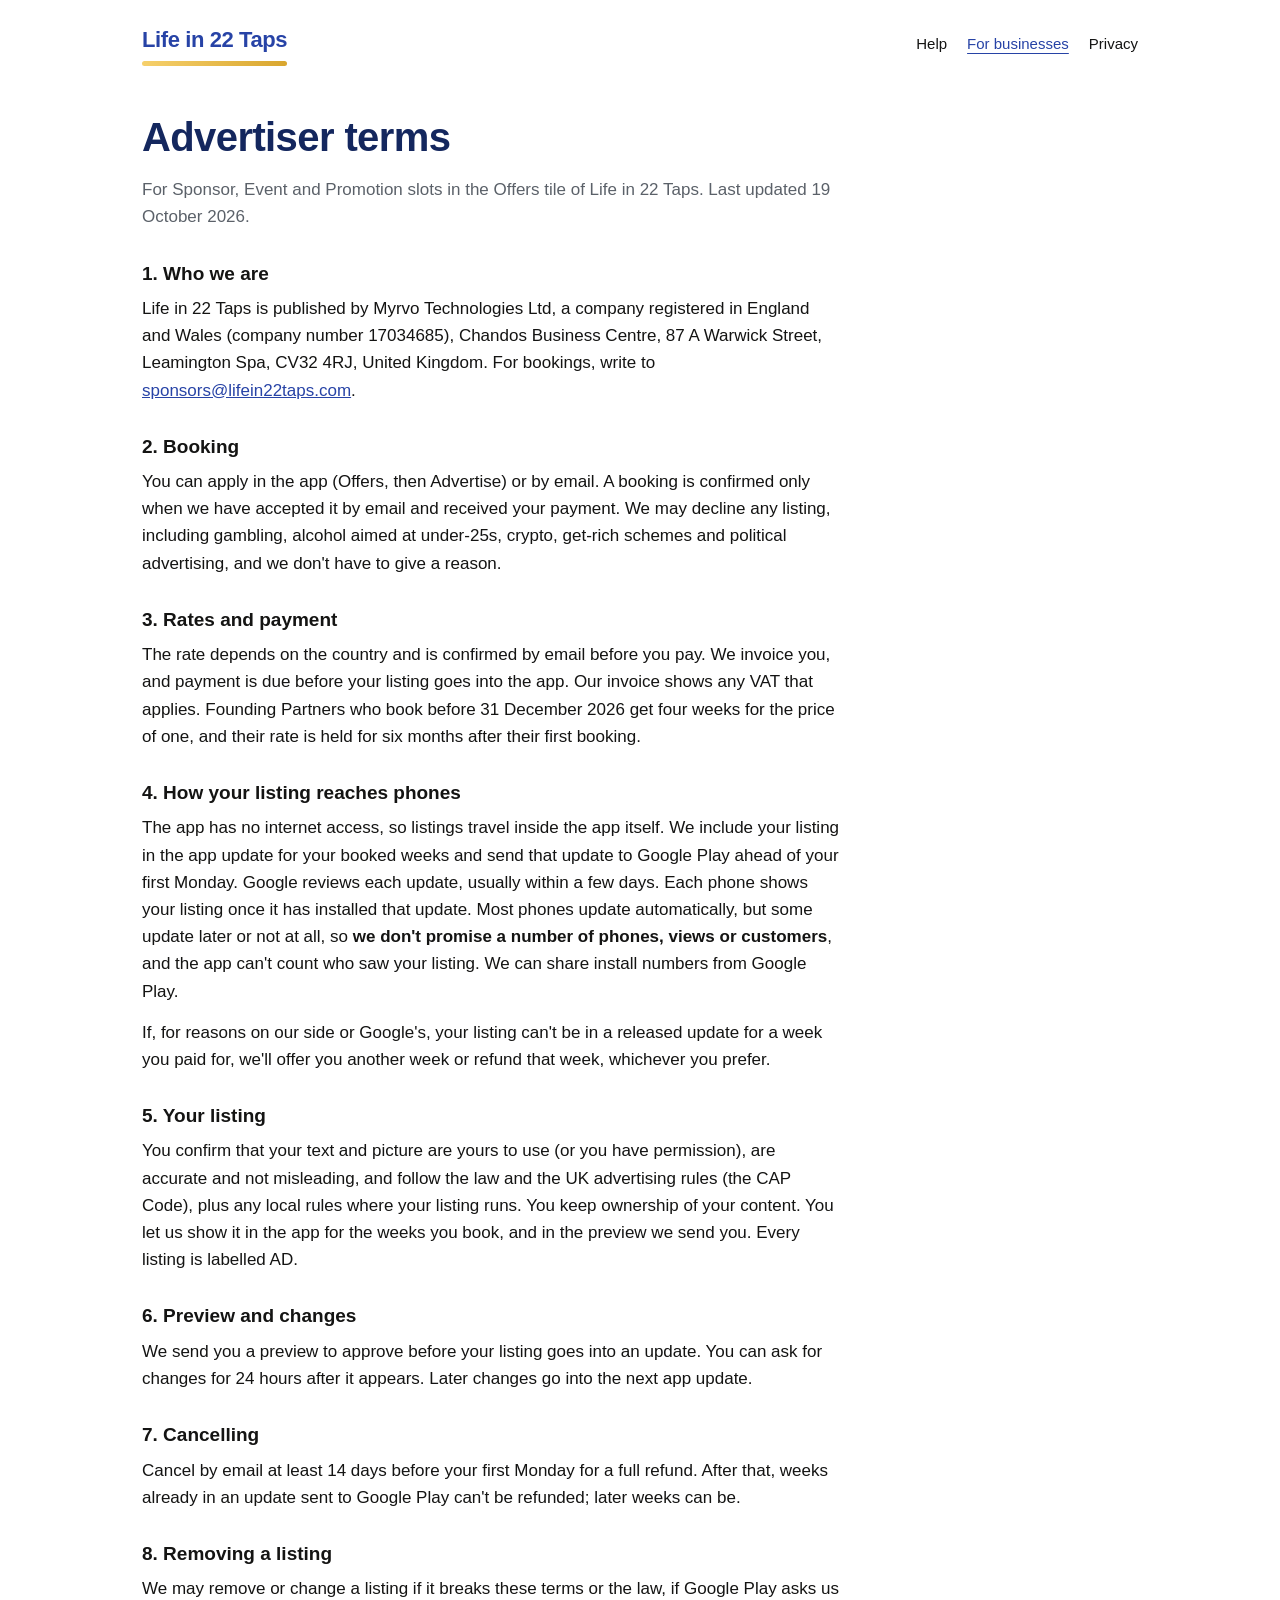
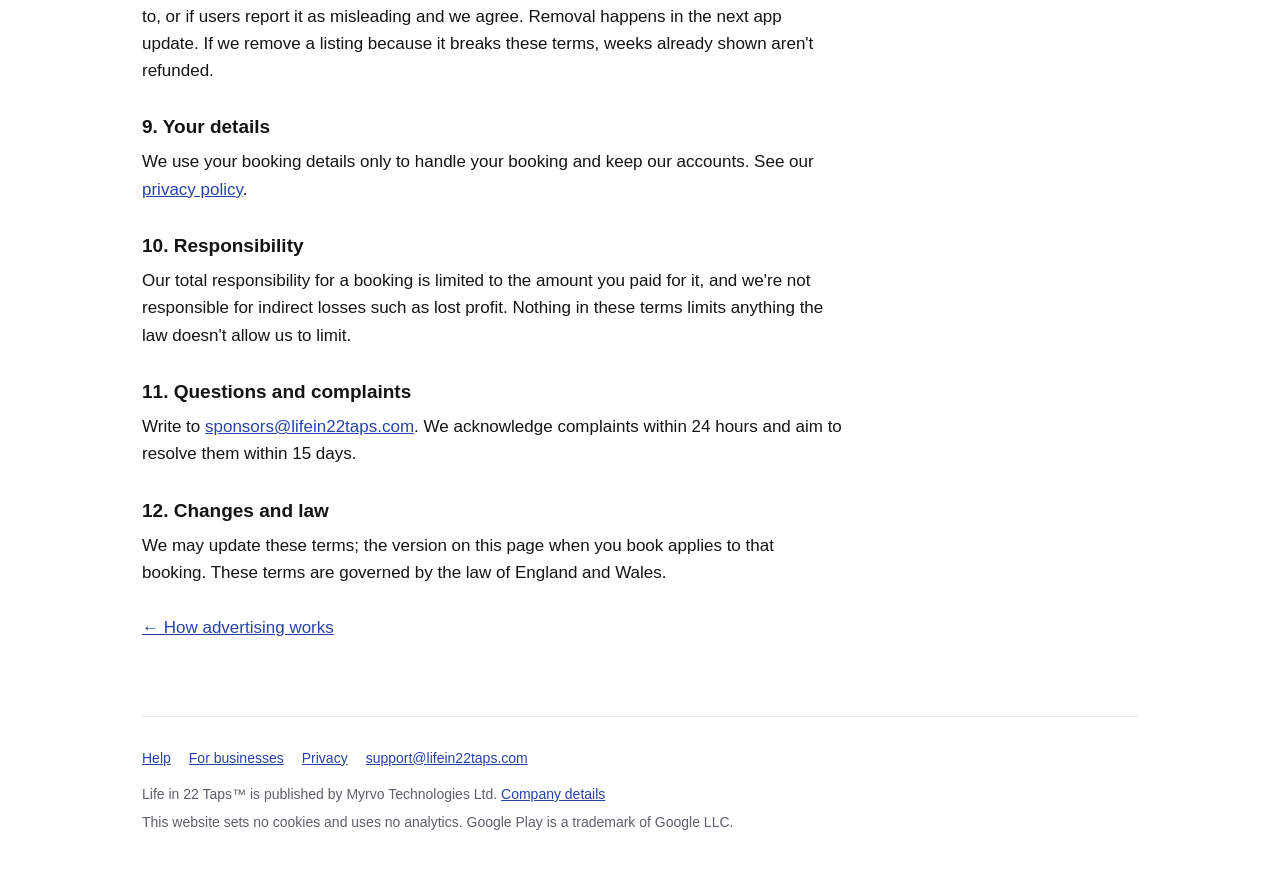
<file: advertise/terms/index.html>
<!doctype html>
<html lang="en">
<head>
<meta charset="utf-8">
<meta name="viewport" content="width=device-width, initial-scale=1, viewport-fit=cover">
<title>Advertiser terms — Life in 22 Taps</title>
<meta name="description" content="The terms for booking a Sponsor, Event or Promotion slot in the Life in 22 Taps Offers tile.">
<link rel="canonical" href="https://lifein22taps.com/advertise/terms/">
<meta property="og:type" content="website">
<meta property="og:site_name" content="Life in 22 Taps">
<meta property="og:title" content="Advertiser terms — Life in 22 Taps">
<meta property="og:description" content="The terms for booking a Sponsor, Event or Promotion slot in the Life in 22 Taps Offers tile.">
<meta property="og:url" content="https://lifein22taps.com/advertise/terms/">
<meta property="og:image" content="https://lifein22taps.com/og.png">
<meta property="og:image:width" content="1200">
<meta property="og:image:height" content="630">
<meta property="og:locale" content="en_GB">
<meta name="twitter:card" content="summary_large_image">
<meta name="theme-color" content="#2743A6">
<link rel="icon" href="/favicon.svg" type="image/svg+xml">
<link rel="stylesheet" href="/styles.css">
</head>
<body>
<div class="wrap">
  <header class="top">
    <a class="brand" href="/">Life in 22 Taps</a>
    <nav aria-label="Main">
      <a href="/help/">Help</a>
      <a href="/advertise/" aria-current="page">For businesses</a>
      <a href="/privacy/">Privacy</a>
    </nav>
  </header>
  <main class="narrow" style="padding:30px 0 60px">
    <h1 style="font-size:40px;line-height:1.15;letter-spacing:-.6px;margin:0 0 16px;color:var(--blue-deep)">Advertiser terms</h1>
    <p class="lede muted">For Sponsor, Event and Promotion slots in the Offers tile of Life in 22
    Taps. Last updated 19 October 2026.</p>

    <h3>1. Who we are</h3>
    <p>Life in 22 Taps is published by Myrvo Technologies Ltd, a company registered in England and
    Wales (company number 17034685), Chandos Business Centre, 87 A Warwick Street, Leamington Spa,
    CV32 4RJ, United Kingdom. For bookings, write to
    <a href="mailto:sponsors@lifein22taps.com">sponsors@lifein22taps.com</a>.</p>

    <h3>2. Booking</h3>
    <p>You can apply in the app (Offers, then Advertise) or by email. A booking is confirmed only
    when we have accepted it by email and received your payment. We may decline any listing,
    including gambling, alcohol aimed at under-25s, crypto, get-rich schemes and political
    advertising, and we don't have to give a reason.</p>

    <h3>3. Rates and payment</h3>
    <p>The rate depends on the country and is confirmed by email before you pay. We invoice you,
    and payment is due before your listing goes into the app. Our invoice shows any VAT that
    applies. Founding Partners who book before 31 December 2026 get four weeks for the price of
    one, and their rate is held for six months after their first booking.</p>

    <h3>4. How your listing reaches phones</h3>
    <p>The app has no internet access, so listings travel inside the app itself. We include your
    listing in the app update for your booked weeks and send that update to Google Play ahead of
    your first Monday. Google reviews each update, usually within a few days. Each phone shows your
    listing once it has installed that update. Most phones update automatically, but some update
    later or not at all, so <b>we don't promise a number of phones, views or customers</b>, and the
    app can't count who saw your listing. We can share install numbers from Google Play.</p>
    <p>If, for reasons on our side or Google's, your listing can't be in a released update for a
    week you paid for, we'll offer you another week or refund that week, whichever you prefer.</p>

    <h3>5. Your listing</h3>
    <p>You confirm that your text and picture are yours to use (or you have permission), are
    accurate and not misleading, and follow the law and the UK advertising rules (the CAP Code),
    plus any local rules where your listing runs. You keep ownership of your content. You let us
    show it in the app for the weeks you book, and in the preview we send you. Every listing is
    labelled AD.</p>

    <h3>6. Preview and changes</h3>
    <p>We send you a preview to approve before your listing goes into an update. You can ask for
    changes for 24 hours after it appears. Later changes go into the next app update.</p>

    <h3>7. Cancelling</h3>
    <p>Cancel by email at least 14 days before your first Monday for a full refund. After that,
    weeks already in an update sent to Google Play can't be refunded; later weeks can be.</p>

    <h3>8. Removing a listing</h3>
    <p>We may remove or change a listing if it breaks these terms or the law, if Google Play asks
    us to, or if users report it as misleading and we agree. Removal happens in the next app
    update. If we remove a listing because it breaks these terms, weeks already shown aren't
    refunded.</p>

    <h3>9. Your details</h3>
    <p>We use your booking details only to handle your booking and keep our accounts. See our
    <a href="/privacy/#email">privacy policy</a>.</p>

    <h3>10. Responsibility</h3>
    <p>Our total responsibility for a booking is limited to the amount you paid for it, and we're
    not responsible for indirect losses such as lost profit. Nothing in these terms limits
    anything the law doesn't allow us to limit.</p>

    <h3>11. Questions and complaints</h3>
    <p>Write to <a href="mailto:sponsors@lifein22taps.com">sponsors@lifein22taps.com</a>. We
    acknowledge complaints within 24 hours and aim to resolve them within 15 days.</p>

    <h3>12. Changes and law</h3>
    <p>We may update these terms; the version on this page when you book applies to that booking.
    These terms are governed by the law of England and Wales.</p>

    <p style="margin-top:28px"><a href="/advertise/">← How advertising works</a></p>

  </main>
  <footer>
    <nav aria-label="Footer">
      <a href="/help/">Help</a><a href="/advertise/">For businesses</a><a href="/privacy/">Privacy</a>
      <a href="mailto:support@lifein22taps.com">support@lifein22taps.com</a>
    </nav>
    <p>Life in 22 Taps™ is published by Myrvo Technologies Ltd.
    <a href="/help/#company">Company details</a></p>
    <p>This website sets no cookies and uses no analytics. Google Play is a trademark of Google LLC.</p>
  </footer>
</div>
</body>
</html>
</file>
<file: styles.css>
/* Life in 22 Taps — site styles. System fonts only: the site makes no
   third-party requests, which matches what the app promises. */
:root{
  --ink:#141413; --muted:#5B6169; --line:#E5E7EB; --blue:#2743A6; --blue-deep:#14275E;
  --gold1:#F6D06B; --gold2:#D9A62E; --bg:#ffffff; --panel:#F4F5F8; --tile-ink:#1F2430;
  box-sizing:border-box;
  padding-top:env(safe-area-inset-top,0px);
  padding-bottom:env(safe-area-inset-bottom,0px);
}
@media (prefers-color-scheme: dark){
  :root:not([data-theme="light"]){
    --ink:#F3F3F1; --muted:#A5ABB3; --line:#2E3136; --blue:#8FA4F0; --blue-deep:#C9D3FA;
    --bg:#121316; --panel:#1C1E23;
  }
}
:root[data-theme="dark"]{
  --ink:#F3F3F1; --muted:#A5ABB3; --line:#2E3136; --blue:#8FA4F0; --blue-deep:#C9D3FA;
  --bg:#121316; --panel:#1C1E23;
}
*,*::before,*::after{box-sizing:inherit}
html{scroll-padding-top:env(safe-area-inset-top,0px)}
body{margin:0;background:var(--bg);color:var(--ink);
  font-family:-apple-system,BlinkMacSystemFont,"Segoe UI",Roboto,Helvetica,Arial,sans-serif;
  font-size:17px;line-height:1.6;-webkit-text-size-adjust:100%}
a{color:var(--blue)}
a:focus-visible,summary:focus-visible{outline:3px solid var(--gold2);outline-offset:3px;border-radius:4px}
img,svg{max-width:100%}

.wrap{max-width:1040px;margin:0 auto;padding:0 22px}
.narrow{max-width:700px}

/* header */
.top{display:flex;align-items:center;justify-content:space-between;gap:16px;
  padding:22px 0 18px;flex-wrap:wrap}
.brand{text-decoration:none;color:var(--blue);font-weight:800;font-size:22px;letter-spacing:-.4px;
  display:inline-block}
.brand::after{content:"";display:block;height:5px;width:100%;border-radius:3px;margin-top:4px;
  background:linear-gradient(90deg,var(--gold1),var(--gold2))}
.top nav{display:flex;gap:20px;font-size:15px}
.top nav a{color:var(--ink);text-decoration:none}
.top nav a:hover,.top nav a[aria-current]{color:var(--blue);text-decoration:underline;text-underline-offset:4px}

/* hero */
.hero{display:grid;grid-template-columns:1.15fr .85fr;gap:48px;align-items:center;padding:40px 0 64px}
.hero h1{font-size:clamp(34px,5.2vw,56px);line-height:1.06;letter-spacing:-1.6px;margin:0 0 20px;
  color:var(--blue-deep);font-weight:800}
.hero .lede{font-size:20px;color:var(--muted);margin:0 0 28px;max-width:32em}
.buy{display:flex;align-items:center;gap:14px;flex-wrap:wrap}
.pill{display:inline-block;background:var(--blue);color:#fff;border-radius:99px;padding:13px 22px;
  font-weight:700;text-decoration:none}
.buy .note{font-size:15px;color:var(--muted)}

/* the phone: the one memorable thing on the page */
.phone{justify-self:center;width:100%;max-width:330px;border-radius:38px;padding:14px;
  background:#1B1D22;box-shadow:0 30px 60px -25px rgba(20,39,94,.55)}
.screen{border-radius:26px;padding:16px 12px 14px;
  background:linear-gradient(160deg,#E9EDF8,#F8F4E8)}
.screen .title{font-weight:800;color:#2743A6;font-size:15px;margin:0 2px 2px}
.screen .title::after{content:"";display:block;width:74px;height:3px;border-radius:2px;margin-top:3px;
  background:linear-gradient(90deg,#F6D06B,#D9A62E)}
.favs{display:flex;gap:6px;margin:10px 0;padding:6px;border:1.5px solid #D9A62E;border-radius:12px}
.favs span{flex:1;height:22px;border-radius:7px;background:#fff;opacity:.85}
.grid{display:grid;grid-template-columns:repeat(3,1fr);gap:6px}
.t{border-radius:10px;padding:6px 4px 5px;text-align:center;color:var(--tile-ink);
  font-size:10.5px;line-height:1.15;position:relative;
  animation:pop .5s cubic-bezier(.2,.8,.3,1.2) both;animation-delay:calc(var(--i)*28ms)}
.t b{display:block;font-size:17px;line-height:1.2;font-weight:400}
.t i{position:absolute;top:3px;right:5px;font-style:normal;font-size:9px;color:#5B6169}
@keyframes pop{from{opacity:0;transform:scale(.7)}to{opacity:1;transform:none}}
@media (prefers-reduced-motion:reduce){.t{animation:none}}

/* sections */
section{padding:56px 0;border-top:1px solid var(--line)}
h2{font-size:clamp(26px,3.4vw,34px);line-height:1.15;letter-spacing:-.6px;margin:0 0 16px;color:var(--blue-deep)}
h3{font-size:19px;margin:28px 0 6px}
p{margin:0 0 14px}
.muted{color:var(--muted)}
.split{display:grid;grid-template-columns:1fr 1fr;gap:48px}
ul.plain{list-style:none;padding:0;margin:0}
ul.plain li{padding:12px 0;border-bottom:1px solid var(--line)}
ul.plain li:last-child{border-bottom:0}
ul.plain strong{display:block}

.quote{font-size:22px;line-height:1.35;color:var(--ink);margin:0 0 6px;font-weight:600}
.box{background:var(--panel);border-radius:18px;padding:24px 26px}
.gold{border-left:5px solid var(--gold2)}

table{width:100%;border-collapse:collapse;font-size:16px;display:block;overflow-x:auto}
th,td{text-align:left;padding:11px 12px;border-bottom:1px solid var(--line);vertical-align:top}
th{font-weight:700}

details{border-bottom:1px solid var(--line);padding:4px 0}
summary{cursor:pointer;font-weight:600;padding:12px 0;list-style-position:outside}
details p,details ul{margin:0 0 14px}

footer{border-top:1px solid var(--line);padding:30px 0 50px;font-size:14px;color:var(--muted)}
footer p{margin:0 0 6px}
footer nav{display:flex;gap:18px;flex-wrap:wrap;margin-bottom:14px}

@media (max-width:820px){
  .hero,.split{grid-template-columns:1fr;gap:34px}
  .hero{padding-top:18px}
}

/* QR code for desktop visitors. Always dark on white, even in dark mode, so cameras read it.
   Hidden on phones: nobody can scan the screen they are holding. */
.qr{display:flex;align-items:center;gap:16px;margin-top:26px;max-width:30em}
.qr .qr-code{width:116px;height:116px;flex:none;background:#fff;border-radius:10px;
  padding:4px;box-shadow:0 0 0 1px var(--line)}
.qr p{margin:0;font-size:15px;color:var(--muted)}
@media (max-width:820px), (hover:none) and (pointer:coarse){ .qr{display:none} }
</file>
